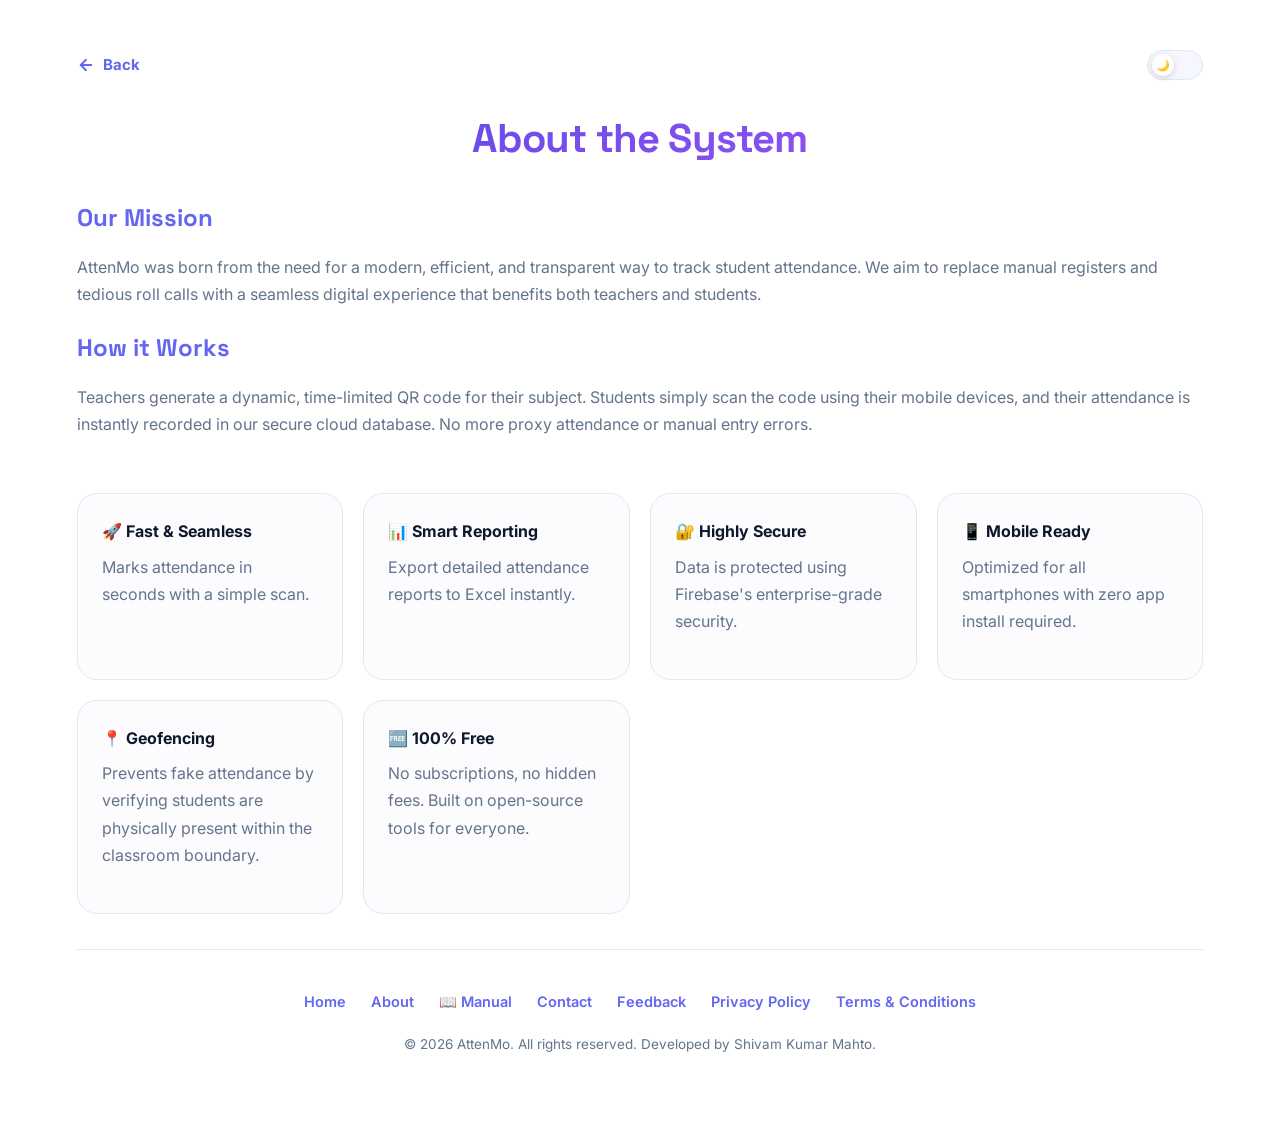
<file: public/about.html>
<!DOCTYPE html>
<html lang="en">

<head>
    <meta charset="UTF-8">
    <meta name="viewport" content="width=device-width, initial-scale=1.0">
    <meta name="description"
        content="About AttenMo — a modern QR-based attendance system with geofencing, real-time tracking, and smart reporting built for colleges.">
    <title>About | AttenMo</title>
    <!-- Open Graph -->
    <meta property="og:type" content="website">
    <meta property="og:title" content="About | AttenMo">
    <meta property="og:description"
        content="Learn about AttenMo — a modern QR-based attendance system built for colleges.">
    <meta property="og:image" content="https://attenmo.web.app/icon-512.png">
    <meta property="og:url" content="https://attenmo.web.app/about.html">
    <meta name="twitter:card" content="summary">
    <meta name="twitter:title" content="About | AttenMo">
    <meta name="twitter:image" content="https://attenmo.web.app/icon-512.png">
    <link rel="icon" type="image/webp" href="logo.webp">
    <link rel="stylesheet" href="assets/css/subpages.css">
    <script src="assets/js/theme.js" defer></script>
</head>

<body>
    <script>
        (function () {
            var pref = localStorage.getItem('themePreference');
            var isDark = false;
            if (pref === 'dark') {
                isDark = true;
            } else if (pref === 'light') {
                isDark = false;
            } else if (pref === 'default') {
                isDark = window.matchMedia && window.matchMedia('(prefers-color-scheme: dark)').matches;
            } else {
                // Migration path from legacy darkMode key
                var saved = localStorage.getItem('darkMode');
                if (saved !== null) {
                    isDark = saved === 'true';
                    localStorage.setItem('themePreference', isDark ? 'dark' : 'light');
                } else {
                    isDark = window.matchMedia && window.matchMedia('(prefers-color-scheme: dark)').matches;
                    localStorage.setItem('themePreference', 'default');
                }
            }
            if (isDark) {
                document.body.classList.add('dark-mode');
            } else {
                document.body.classList.remove('dark-mode');
            }
        })();
    </script>
    <div class="container">
        <div class="subpage-header">
            <a href="#" class="back-home" onclick="goBack(); return false;">
                <svg width="18" height="18" viewBox="0 0 24 24" fill="none" stroke="currentColor" stroke-width="2.5"
                    stroke-linecap="round" stroke-linejoin="round">
                    <line x1="19" y1="12" x2="5" y2="12" />
                    <polyline points="12 19 5 12 12 5" />
                </svg>
                Back
            </a>
            <button id="theme-toggle-btn" onclick="toggleDarkMode()" aria-label="Toggle Dark Mode"></button>
        </div>

        <h1>About the System</h1>

        <div class="content-section">
            <h2>Our Mission</h2>
            <p>AttenMo was born from the need for a modern, efficient, and transparent way to track student attendance.
                We aim to replace manual registers and tedious roll calls with a seamless digital experience that
                benefits both teachers and students.</p>
        </div>

        <div class="content-section">
            <h2>How it Works</h2>
            <p>Teachers generate a dynamic, time-limited QR code for their subject. Students simply scan the code using
                their mobile devices, and their attendance is instantly recorded in our secure cloud database. No more
                proxy attendance or manual entry errors.</p>
        </div>

        <div class="feature-grid">
            <div class="feature-item">
                <div class="feature-title">🚀 Fast &amp; Seamless</div>
                <p>Marks attendance in seconds with a simple scan.</p>
            </div>
            <div class="feature-item">
                <div class="feature-title">📊 Smart Reporting</div>
                <p>Export detailed attendance reports to Excel instantly.</p>
            </div>
            <div class="feature-item">
                <div class="feature-title">🔐 Highly Secure</div>
                <p>Data is protected using Firebase's enterprise-grade security.</p>
            </div>
            <div class="feature-item">
                <div class="feature-title">📱 Mobile Ready</div>
                <p>Optimized for all smartphones with zero app install required.</p>
            </div>
            <div class="feature-item">
                <div class="feature-title">📍 Geofencing</div>
                <p>Prevents fake attendance by verifying students are physically present within the classroom boundary.
                </p>
            </div>
            <div class="feature-item">
                <div class="feature-title">🆓 100% Free</div>
                <p>No subscriptions, no hidden fees. Built on open-source tools for everyone.</p>
            </div>
        </div>

        <footer>
            <div class="footer-links">
                <a href="index.html">Home</a>
                <a href="about.html" class="active">About</a>
                <a href="manual.html" target="_blank">📖 Manual</a>
                <a href="contact.html">Contact</a>
                <a href="feedback.html">Feedback</a>
                <a href="privacy-policy.html">Privacy Policy</a>
                <a href="terms.html">Terms &amp; Conditions</a>
            </div>
            <p class="footer-copyright">&copy; 2026 AttenMo. All rights reserved. Developed by Shivam Kumar Mahto.</p>
        </footer>
    </div>
    <script>
        function goBack() {
            var ref = document.referrer;
            if (ref && ref.includes('app.html')) {
                window.location.href = 'app.html';
            } else if (ref && ref !== window.location.href) {
                window.history.back();
            } else {
                window.location.href = 'index.html';
            }
        }
    </script>
</body>

</html>
</file>
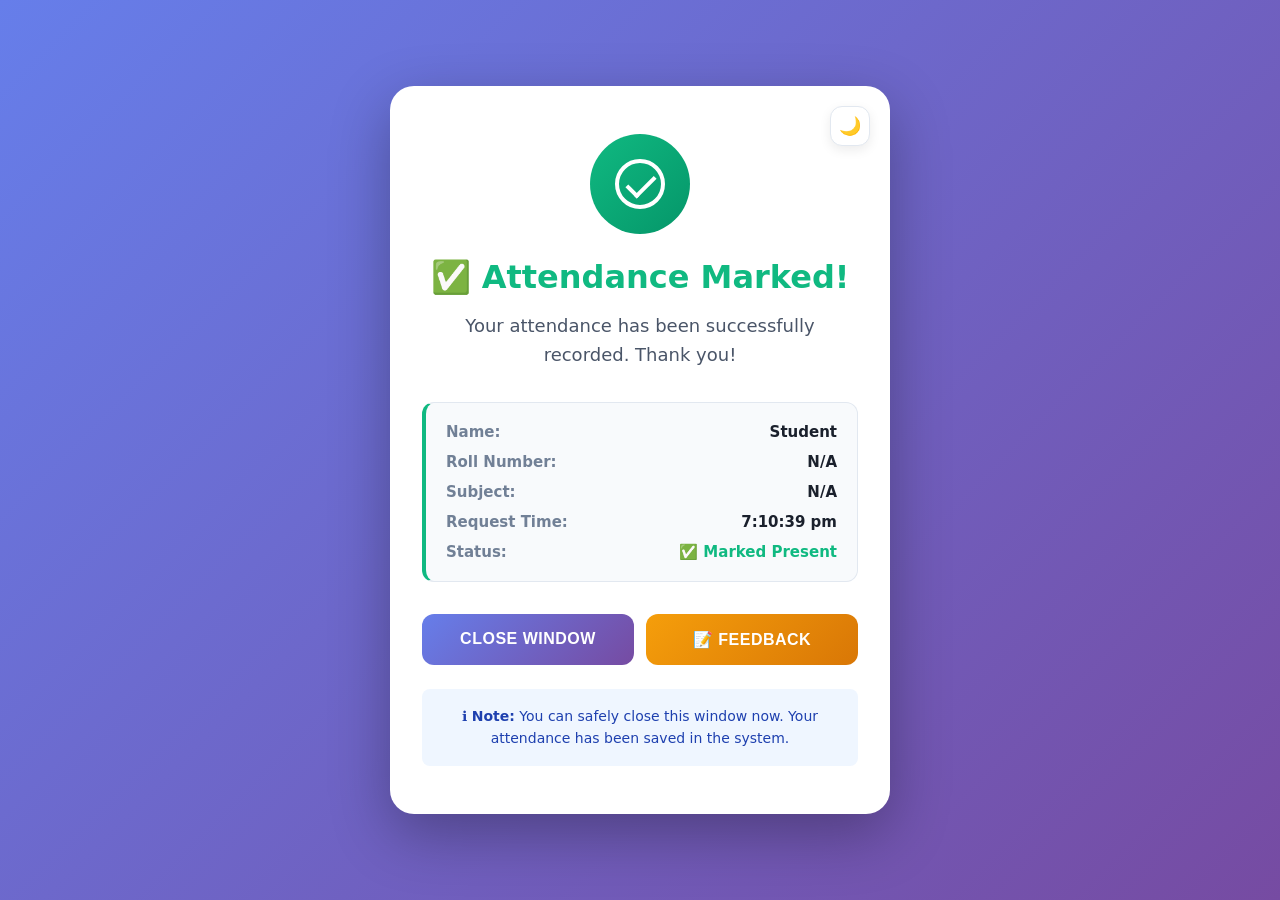
<file: public/attendance-success.html>
<!DOCTYPE html>
<html lang="en">
<head>
    <meta charset="UTF-8">
    <meta name="viewport" content="width=device-width, initial-scale=1.0">
    <meta name="description" content="Your AttenMo attendance submission status — instant confirmation of QR scan, pending approvals, and location verification.">
    <title>Attendance Status | AttenMo</title>
    <link rel="icon" type="image/webp" href="logo.webp">
    <script src="assets/js/theme.js" defer></script>
    <style>
        :root {
            --bg-gradient: linear-gradient(135deg, #667eea 0%, #764ba2 100%);
            --card-bg: white;
            --text-color: #1a202c;
            --text-muted: #4a5568;
            --student-info-bg: #f8fafc;
            --student-info-warning-bg: #fef3c7;
            --student-info-warning-text: #92400e;
            --border-color: #e2e8f0;
            --note-bg: #eff6ff;
            --note-text: #1e40af;
            --note-warning-bg: #fef3c7;
            --note-warning-text: #92400e;
            --info-label: #718096;
            --info-value: #1a202c;
        }

        body.dark-mode {
            --bg-gradient: linear-gradient(135deg, #1e1b4b 0%, #0f172a 100%);
            --card-bg: #1e293b;
            --text-color: #f8fafc;
            --text-muted: #94a3b8;
            --student-info-bg: #0f172a;
            --student-info-warning-bg: rgba(245, 158, 11, 0.15);
            --student-info-warning-text: #f59e0b;
            --border-color: #334155;
            --note-bg: rgba(99, 102, 241, 0.08);
            --note-text: #818cf8;
            --note-warning-bg: rgba(245, 158, 11, 0.15);
            --note-warning-text: #f59e0b;
            --info-label: #94a3b8;
            --info-value: #f8fafc;
        }

        * { margin: 0; padding: 0; box-sizing: border-box; }
        body {
            font-family: -apple-system, BlinkMacSystemFont, 'Segoe UI', system-ui, sans-serif;
            background: var(--bg-gradient);
            color: var(--text-color);
            min-height: 100vh;
            display: flex;
            align-items: center;
            justify-content: center;
            padding: 20px;
            transition: background 0.3s ease, color 0.3s ease;
        }
        .success-container {
            max-width: 500px;
            width: 100%;
            background: var(--card-bg);
            border-radius: 24px;
            padding: 48px 32px;
            text-align: center;
            box-shadow: 0 20px 60px rgba(0, 0, 0, 0.3);
            animation: slideUp 0.5s ease-out;
            position: relative;
            transition: background-color 0.3s ease;
        }
        @keyframes slideUp {
            from {
                opacity: 0;
                transform: translateY(30px);
            }
            to {
                opacity: 1;
                transform: translateY(0);
            }
        }
        .success-icon {
            width: 100px;
            height: 100px;
            background: linear-gradient(135deg, #10b981 0%, #059669 100%);
            border-radius: 50%;
            display: flex;
            align-items: center;
            justify-content: center;
            margin: 0 auto 24px;
            animation: scaleIn 0.5s ease-out 0.2s both;
        }
        .warning-icon {
            background: linear-gradient(135deg, #f59e0b 0%, #d97706 100%);
        }
        @keyframes scaleIn {
            from {
                transform: scale(0);
            }
            to {
                transform: scale(1);
            }
        }
        .checkmark {
            width: 50px;
            height: 50px;
            border: 4px solid white;
            border-radius: 50%;
            position: relative;
        }
        .checkmark:after {
            content: '';
            position: absolute;
            left: 14px;
            top: 6px;
            width: 12px;
            height: 24px;
            border: solid white;
            border-width: 0 4px 4px 0;
            transform: rotate(45deg);
        }
        .clock-icon {
            font-size: 50px;
            color: white;
        }
        h1 {
            font-size: 32px;
            font-weight: 800;
            color: #10b981;
            margin-bottom: 16px;
            animation: fadeIn 0.5s ease-out 0.4s both;
        }
        h1.warning-title {
            color: #f59e0b;
        }
        @keyframes fadeIn {
            from { opacity: 0; }
            to { opacity: 1; }
        }
        .success-message {
            font-size: 18px;
            color: var(--text-muted);
            margin-bottom: 32px;
            line-height: 1.6;
            animation: fadeIn 0.5s ease-out 0.6s both;
        }
        .student-info {
            background: var(--student-info-bg);
            padding: 20px;
            border-radius: 12px;
            margin-bottom: 32px;
            border-left: 4px solid #10b981;
            border-top: 1px solid var(--border-color);
            border-right: 1px solid var(--border-color);
            border-bottom: 1px solid var(--border-color);
            animation: fadeIn 0.5s ease-out 0.8s both;
            transition: background-color 0.3s ease, border-color 0.3s ease;
        }
        .student-info.warning-info {
            border-left-color: #f59e0b;
            background: var(--student-info-warning-bg);
            color: var(--student-info-warning-text);
        }
        .student-info.warning-info .info-label {
            color: var(--student-info-warning-text);
            opacity: 0.8;
        }
        .student-info.warning-info .info-value {
            color: var(--student-info-warning-text);
        }
        .info-row {
            display: flex;
            justify-content: space-between;
            margin-bottom: 12px;
            font-size: 15px;
        }
        .info-row:last-child {
            margin-bottom: 0;
        }
        .info-label {
            color: var(--info-label);
            font-weight: 600;
        }
        .info-value {
            color: var(--info-value);
            font-weight: 700;
        }
        .info-value.late {
            color: #dc2626;
        }
        body.dark-mode .info-value.late {
            color: #f87171;
        }
        .button-group {
            display: flex;
            gap: 12px;
            margin-bottom: 24px;
            animation: fadeIn 0.5s ease-out 1s both;
        }
        .close-btn, .feedback-btn {
            flex: 1;
            padding: 16px;
            border: none;
            border-radius: 12px;
            font-size: 16px;
            font-weight: 700;
            cursor: pointer;
            transition: all 0.3s;
            text-transform: uppercase;
            letter-spacing: 0.5px;
        }
        .close-btn {
            background: linear-gradient(135deg, #667eea 0%, #764ba2 100%);
            color: white;
        }
        .close-btn:hover {
            transform: translateY(-2px);
            box-shadow: 0 8px 20px rgba(102, 126, 234, 0.4);
        }
        .feedback-btn {
            background: linear-gradient(135deg, #f59e0b 0%, #d97706 100%);
            color: white;
        }
        .feedback-btn:hover {
            transform: translateY(-2px);
            box-shadow: 0 8px 20px rgba(245, 158, 11, 0.4);
        }
        .note {
            margin-top: 0;
            padding: 16px;
            background: var(--note-bg);
            border-radius: 8px;
            color: var(--note-text);
            font-size: 14px;
            line-height: 1.6;
            animation: fadeIn 0.5s ease-out 1.2s both;
        }
        .note.warning-note {
            background: var(--note-warning-bg);
            color: var(--note-warning-text);
        }
        .late-badge {
            display: inline-block;
            background: #fee2e2;
            color: #991b1b;
            padding: 8px 16px;
            border-radius: 20px;
            font-size: 14px;
            font-weight: 700;
            margin-bottom: 16px;
            animation: fadeIn 0.5s ease-out 0.5s both;
        }
        body.dark-mode .late-badge {
            background: rgba(239, 68, 68, 0.2);
            color: #f87171;
        }
        .theme-btn {
            background: var(--card-bg);
            border: 1px solid var(--border-color);
            color: var(--text-color);
            width: 40px;
            height: 40px;
            border-radius: 12px;
            font-size: 18px;
            cursor: pointer;
            display: flex;
            align-items: center;
            justify-content: center;
            box-shadow: 0 4px 12px rgba(0, 0, 0, 0.08);
            transition: all 0.2s ease;
            position: absolute;
            top: 20px;
            right: 20px;
            z-index: 10;
        }
        .theme-btn:hover {
            transform: translateY(-2px);
            box-shadow: 0 6px 16px rgba(0, 0, 0, 0.12);
        }
        @media (max-width: 768px) {
            .success-container { padding: 48px 24px 32px; }
            h1 { font-size: 24px; }
            .success-message { font-size: 16px; }
            .button-group {
                flex-direction: column;
            }
        }
    </style>
</head>
<body>
    <script>
        (function () {
            var pref = localStorage.getItem('themePreference');
            var isDark = false;
            if (pref === 'dark') {
                isDark = true;
            } else if (pref === 'light') {
                isDark = false;
            } else if (pref === 'default') {
                isDark = window.matchMedia && window.matchMedia('(prefers-color-scheme: dark)').matches;
            } else {
                var saved = localStorage.getItem('darkMode');
                if (saved !== null) {
                    isDark = saved === 'true';
                    localStorage.setItem('themePreference', isDark ? 'dark' : 'light');
                } else {
                    isDark = window.matchMedia && window.matchMedia('(prefers-color-scheme: dark)').matches;
                    localStorage.setItem('themePreference', 'default');
                }
            }
            if (isDark) {
                document.body.classList.add('dark-mode');
            } else {
                document.body.classList.remove('dark-mode');
            }
        })();
    </script>
    <div class="success-container">
        <button id="theme-toggle-btn" class="theme-btn" onclick="toggleDarkMode()" aria-label="Toggle theme">🌙</button>
        <div class="success-icon" id="status-icon">
            <div class="checkmark"></div>
        </div>
        
        <div id="late-badge-container"></div>
        
        <h1 id="status-title">✅ Attendance Marked!</h1>
        
        <p class="success-message" id="status-message">
            Your attendance has been successfully recorded. Thank you!
        </p>
        
        <div class="student-info" id="student-details">
            <!-- Details will be populated by JavaScript -->
        </div>
        
        <div class="button-group">
            <button class="close-btn" onclick="closeWindow()">Close Window</button>
            <button class="feedback-btn" onclick="openFeedback()">📝 Feedback</button>
        </div>
        
        <div id="tracker-btn-container" style="margin-bottom: 24px; display: none;">
            <a id="tracker-link" href="#" style="text-decoration: none; width: 100%;">
                <button style="width: 100%; padding: 16px; border: none; border-radius: 12px; font-size: 16px; font-weight: 700; cursor: pointer; transition: all 0.3s; background: linear-gradient(135deg, #3b82f6 0%, #2563eb 100%); color: white; text-transform: uppercase; letter-spacing: 0.5px;">📊 View Full Attendance</button>
            </a>
        </div>
        
        <div class="note" id="status-note">
            ℹ️ <strong>Note:</strong> You can safely close this window now. Your attendance has been saved in the system.
        </div>
    </div>

    <script>
        // Get data from URL parameters
        const urlParams = new URLSearchParams(window.location.search);
        const studentName = urlParams.get('name') || 'Student';
        const rollNo = urlParams.get('roll') || 'N/A';
        const subject = urlParams.get('subject') || 'N/A';
        const time = urlParams.get('time') || new Date().toLocaleTimeString('en-IN');
        const isLate = urlParams.get('late') === 'true';
        const lateMinutes = urlParams.get('lateBy') || '0';
        const isAlreadyMarked = urlParams.get('alreadyMarked') === 'true';
        const isVerified = urlParams.get('verified') === 'true';

        const isOutOfRange = urlParams.get('outOfRange') === 'true';
        const distance = urlParams.get('distance') || '0';
        const gpsDenied = urlParams.get('gpsDenied') === 'true';

        let isPendingRequest = isLate || isOutOfRange || gpsDenied;

        // Update UI based on status
        if (isVerified) {
            document.getElementById('status-icon').className = 'success-icon';
            document.getElementById('status-icon').innerHTML = '<div class="checkmark"></div>';

            document.getElementById('status-title').textContent = '🛡️ Profile Verified!';
            document.getElementById('status-title').className = '';
            document.getElementById('status-title').style.color = '#10b981';

            document.getElementById('status-message').innerHTML =
                `Hi <strong>${studentName}</strong>!<br>Your profile has been successfully verified for this round.`;

            document.getElementById('status-note').innerHTML =
                `ℹ️ <strong>Note:</strong> You can safely close this window now. Your verification is complete.`;

        } else if (isAlreadyMarked) {
            document.getElementById('status-icon').className = 'success-icon warning-icon';
            document.getElementById('status-icon').innerHTML = '<div class="clock-icon">🔔</div>';

            document.getElementById('status-title').textContent = '✅ Already Marked!';
            document.getElementById('status-title').className = '';
            document.getElementById('status-title').style.color = '#f59e0b';

            document.getElementById('status-message').innerHTML =
                `Hi <strong>${studentName}</strong>!<br>Your attendance has already been recorded today.<br>No need to submit again.`;

            document.getElementById('student-details').innerHTML = `
                <div class="info-row">
                    <span class="info-label">Name:</span>
                    <span class="info-value">${studentName}</span>
                </div>
                <div class="info-row">
                    <span class="info-label">Status:</span>
                    <span class="info-value" style="color: #f59e0b;">⚠️ Already Recorded</span>
                </div>
            `;
            document.getElementById('student-details').className = 'student-info warning-info';

            document.getElementById('status-note').innerHTML =
                `ℹ️ <strong>Note:</strong> You can safely close this window. Your attendance is already saved.`;

        } else if (isOutOfRange) {
            document.getElementById('status-icon').className = 'success-icon warning-icon';
            document.getElementById('status-icon').innerHTML = '<div class="clock-icon">📍</div>';
            
            document.getElementById('late-badge-container').innerHTML = 
                `<div class="late-badge" style="background: #fee2e2; color: #991b1b;">⚠️ Out of Range (${distance}m)</div>`;
            
            document.getElementById('status-title').textContent = '📍 Location Mismatch';
            document.getElementById('status-title').className = 'warning-title';
            document.getElementById('status-title').style.color = '#dc2626';
            
            document.getElementById('status-message').innerHTML = 
                `Your current location is <strong>${distance} meters</strong> away from the classroom.<br>Your attendance request has been sent to the CR for manual approval.`;
            
            document.getElementById('student-details').className = 'student-info warning-info';
            document.getElementById('student-details').style.borderLeftColor = '#dc2626';
            
            document.getElementById('status-note').className = 'note warning-note';
            document.getElementById('status-note').innerHTML = 
                `⚠️ <strong>Pending Approval:</strong> Since you were detected outside the classroom range, your attendance requires CR approval. Please inform your CR to approve your request.`;

        } else if (gpsDenied) {
            document.getElementById('status-icon').className = 'success-icon warning-icon';
            document.getElementById('status-icon').innerHTML = '<div class="clock-icon">⚠️</div>';
            
            document.getElementById('late-badge-container').innerHTML = 
                `<div class="late-badge" style="background: #fee2e2; color: #991b1b;">⚠️ GPS Access Denied</div>`;
            
            document.getElementById('status-title').textContent = '⚠️ GPS Permission Required';
            document.getElementById('status-title').className = 'warning-title';
            document.getElementById('status-title').style.color = '#dc2626';
            
            document.getElementById('status-message').innerHTML = 
                `We could not verify your location because GPS permission was denied or unavailable.<br>Your attendance request has been sent to the CR for manual verification.`;
            
            document.getElementById('student-details').className = 'student-info warning-info';
            document.getElementById('student-details').style.borderLeftColor = '#dc2626';
            
            document.getElementById('status-note').className = 'note warning-note';
            document.getElementById('status-note').innerHTML = 
                `⚠️ <strong>Pending Approval:</strong> Your attendance request is pending CR approval because location checks could not be completed. Please ask your CR to verify and approve.`;

        } else if (isLate) {
            // Late attendance - request sent to CR
            document.getElementById('status-icon').className = 'success-icon warning-icon';
            document.getElementById('status-icon').innerHTML = '<div class="clock-icon">⏰</div>';
            
            document.getElementById('late-badge-container').innerHTML = 
                `<div class="late-badge">⚠️ ${lateMinutes} Minutes Late</div>`;
            
            document.getElementById('status-title').textContent = '⏰ Request Sent to CR';
            document.getElementById('status-title').className = 'warning-title';
            
            document.getElementById('status-message').innerHTML = 
                `The QR code expired ${lateMinutes} minutes ago.<br>Your attendance request has been sent to the CR for approval.`;
            
            document.getElementById('student-details').className = 'student-info warning-info';
            
            document.getElementById('status-note').className = 'note warning-note';
            document.getElementById('status-note').innerHTML = 
                `⚠️ <strong>Pending Approval:</strong> Your attendance is pending CR approval. You will be marked present only if the CR approves your request. Check with your CR for status.`;
        }

        // Display student details
        const detailsContainer = document.getElementById('student-details');
        let detailsHTML = `
            <div class="info-row">
                <span class="info-label">Name:</span>
                <span class="info-value">${studentName}</span>
            </div>
            <div class="info-row">
                <span class="info-label">Roll Number:</span>
                <span class="info-value">${rollNo}</span>
            </div>
            <div class="info-row">
                <span class="info-label">Subject:</span>
                <span class="info-value">${subject}</span>
            </div>
            <div class="info-row">
                <span class="info-label">Request Time:</span>
                <span class="info-value">${time}</span>
            </div>
        `;

        if (isPendingRequest) {
            let statusLabel = '⏳ Pending CR Approval';
            if (isLate && isOutOfRange) {
                statusLabel = '⏳ Pending (Late & Out of Range)';
            } else if (isOutOfRange) {
                statusLabel = '⏳ Pending (Location Mismatch)';
            } else if (gpsDenied) {
                statusLabel = '⏳ Pending (GPS Permission Denied)';
            }
            detailsHTML += `
                <div class="info-row">
                    <span class="info-label">Status:</span>
                    <span class="info-value late">${statusLabel}</span>
                </div>
            `;
        } else if (isVerified) {
            detailsHTML += `
                <div class="info-row">
                    <span class="info-label">Status:</span>
                    <span class="info-value" style="color: #10b981;">🛡️ Profile Verified</span>
                </div>
            `;
        } else {
            detailsHTML += `
                <div class="info-row">
                    <span class="info-label">Status:</span>
                    <span class="info-value" style="color: #10b981;">✅ Marked Present</span>
                </div>
            `;
        }

        detailsContainer.innerHTML = detailsHTML;

        function closeWindow() {
            const landingURL = 'index.html?showLanding=1';
            if (window.opener && !window.opener.closed) {
                window.opener.location.href = landingURL;
                window.close();
                return;
            }

            window.location.replace(landingURL);
        }

function openFeedback() {
    window.location.href = 'feedback.html';
}

// Initialize Student tracker link if class parameter is present
const classId = urlParams.get('class');
if (classId) {
    const trackerBtnContainer = document.getElementById('tracker-btn-container');
    const trackerLink = document.getElementById('tracker-link');
    if (trackerBtnContainer && trackerLink) {
        trackerLink.href = `track.html?class=${encodeURIComponent(classId)}&roll=${encodeURIComponent(rollNo)}`;
        trackerBtnContainer.style.display = 'block';
    }
}

    </script>
</body>
</html>
</file>
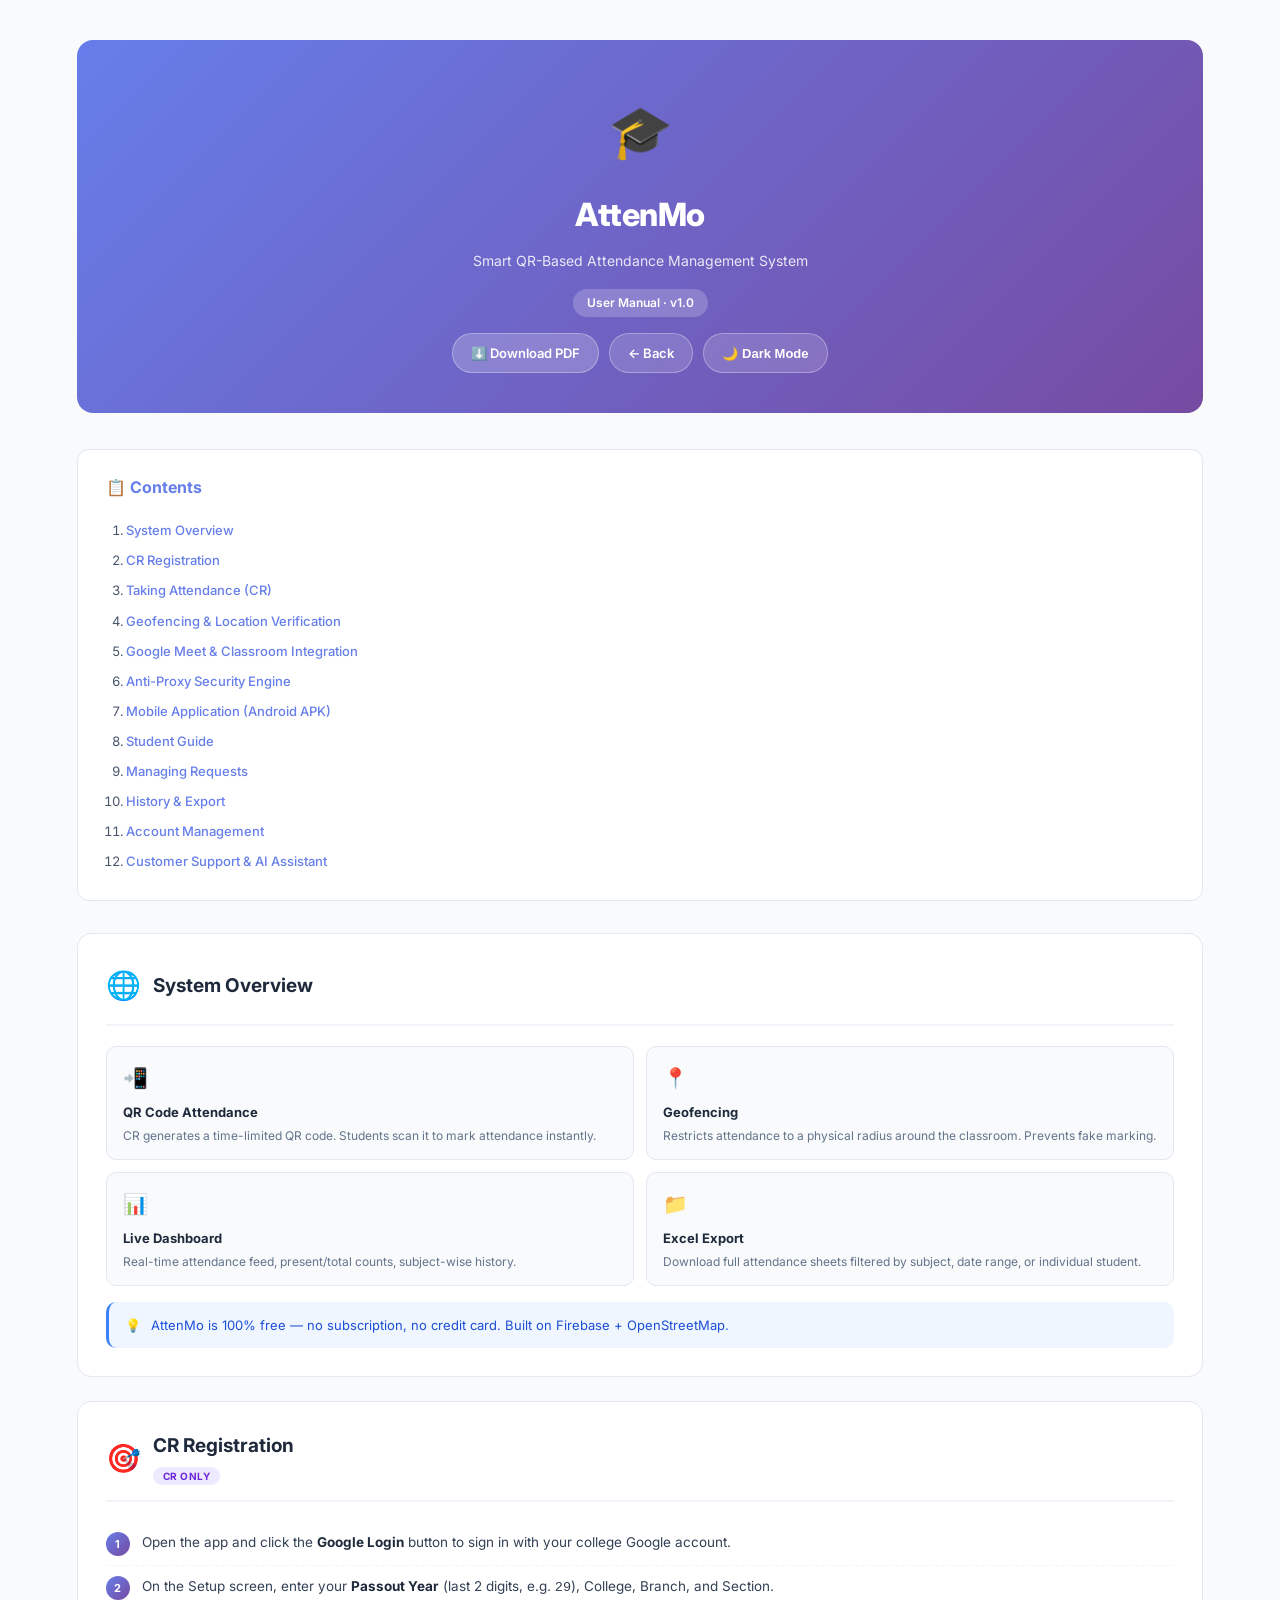
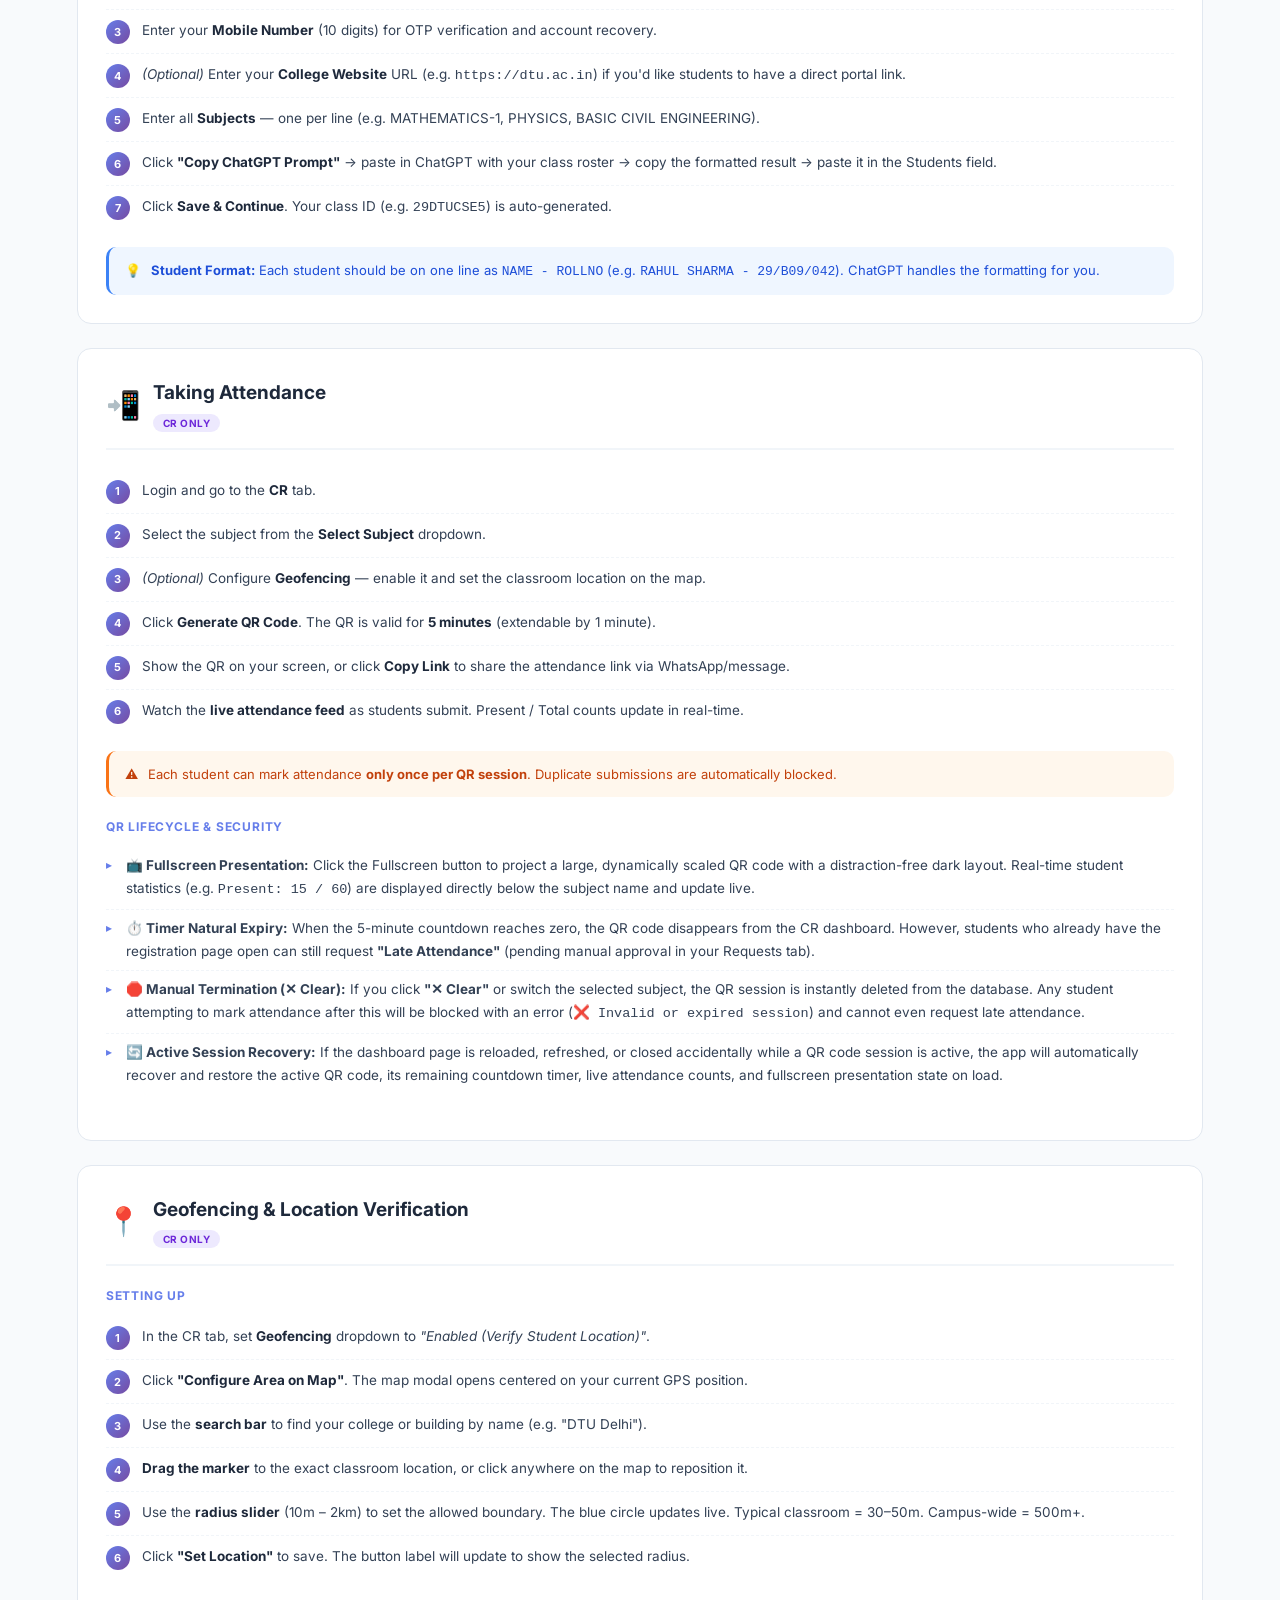
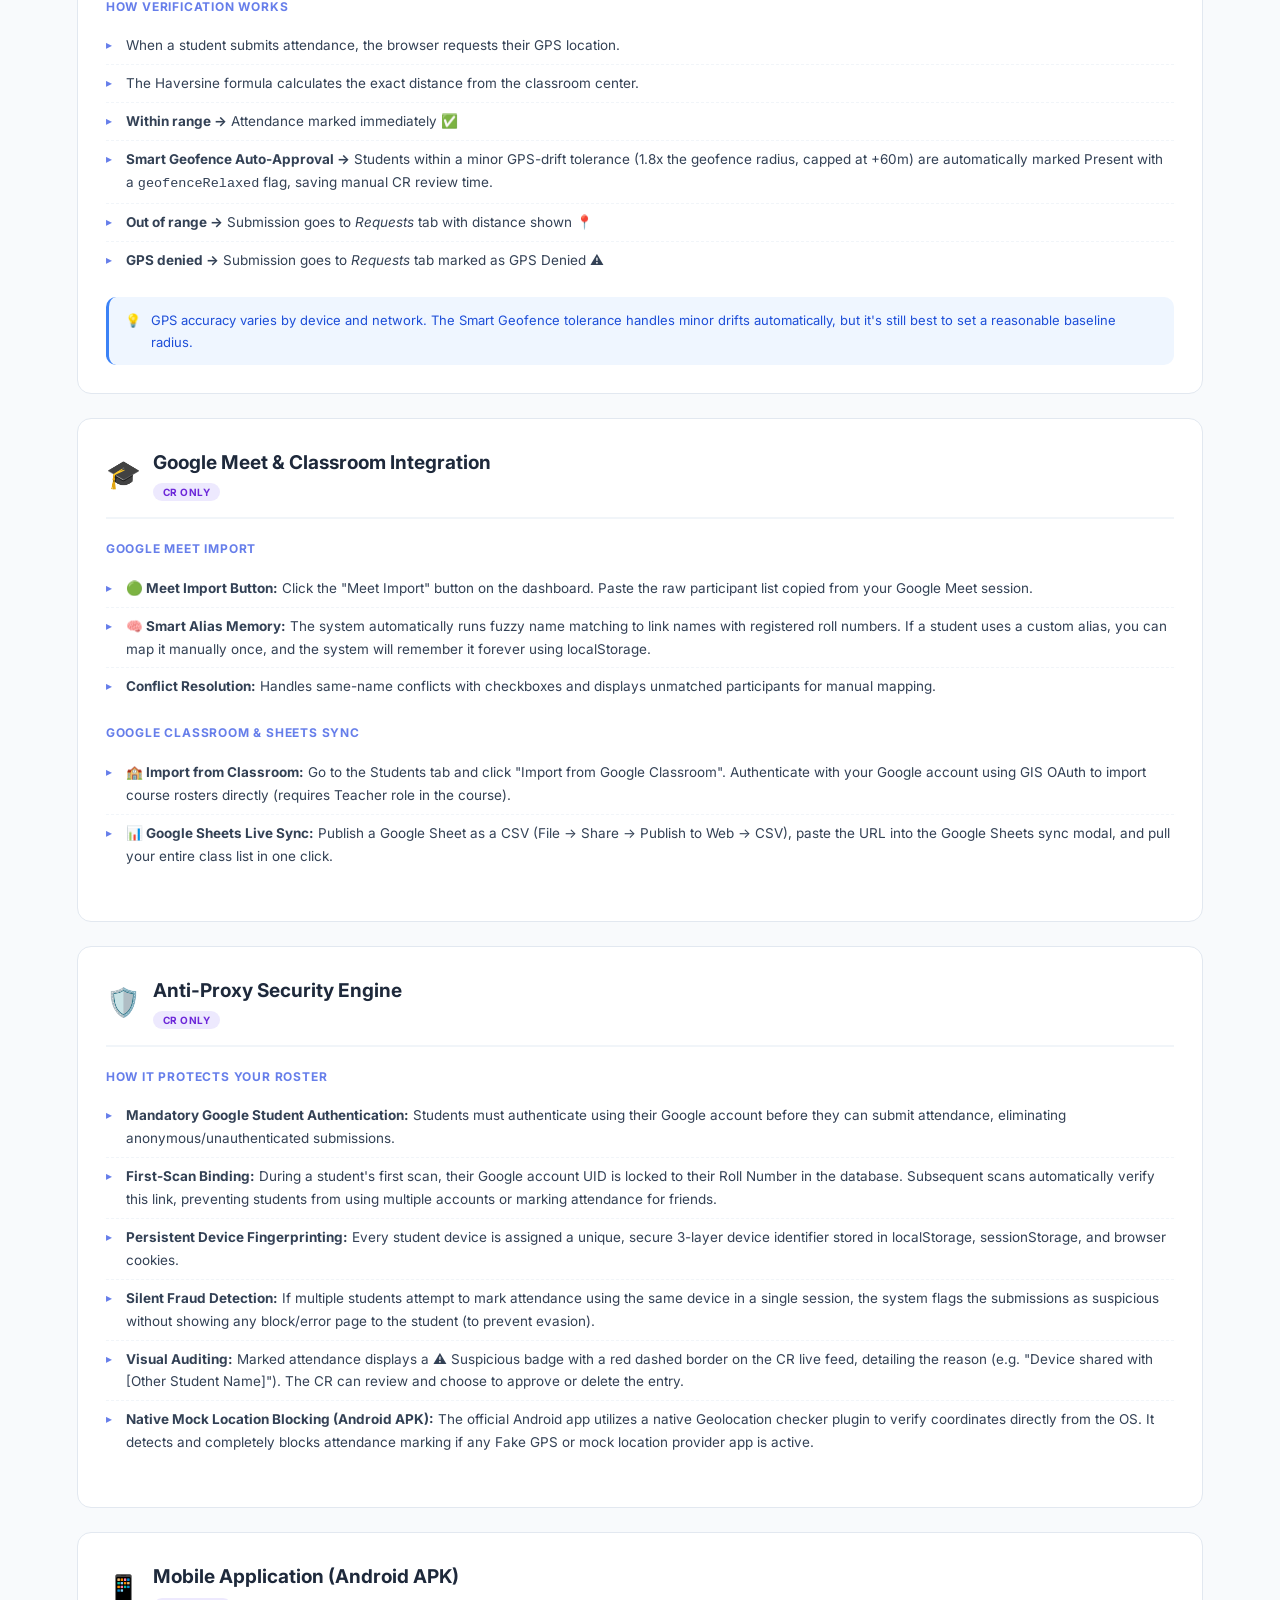
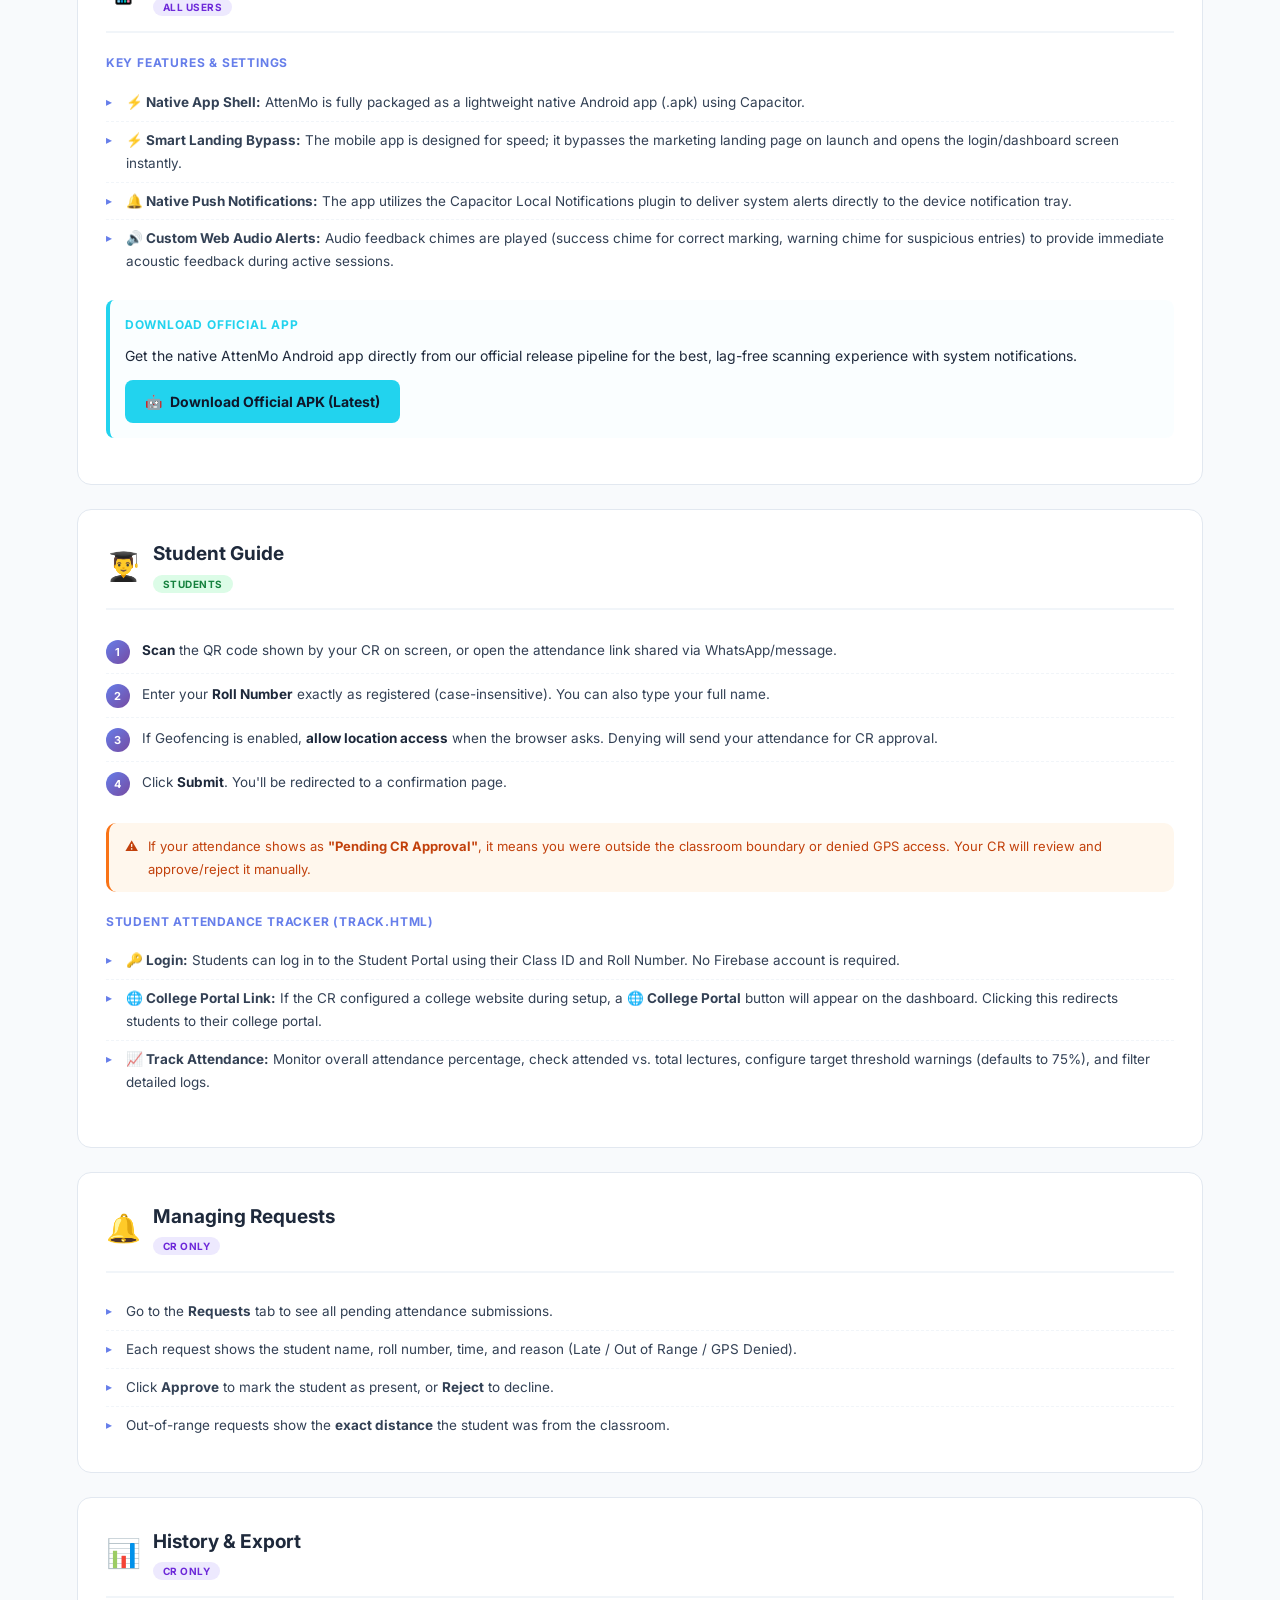
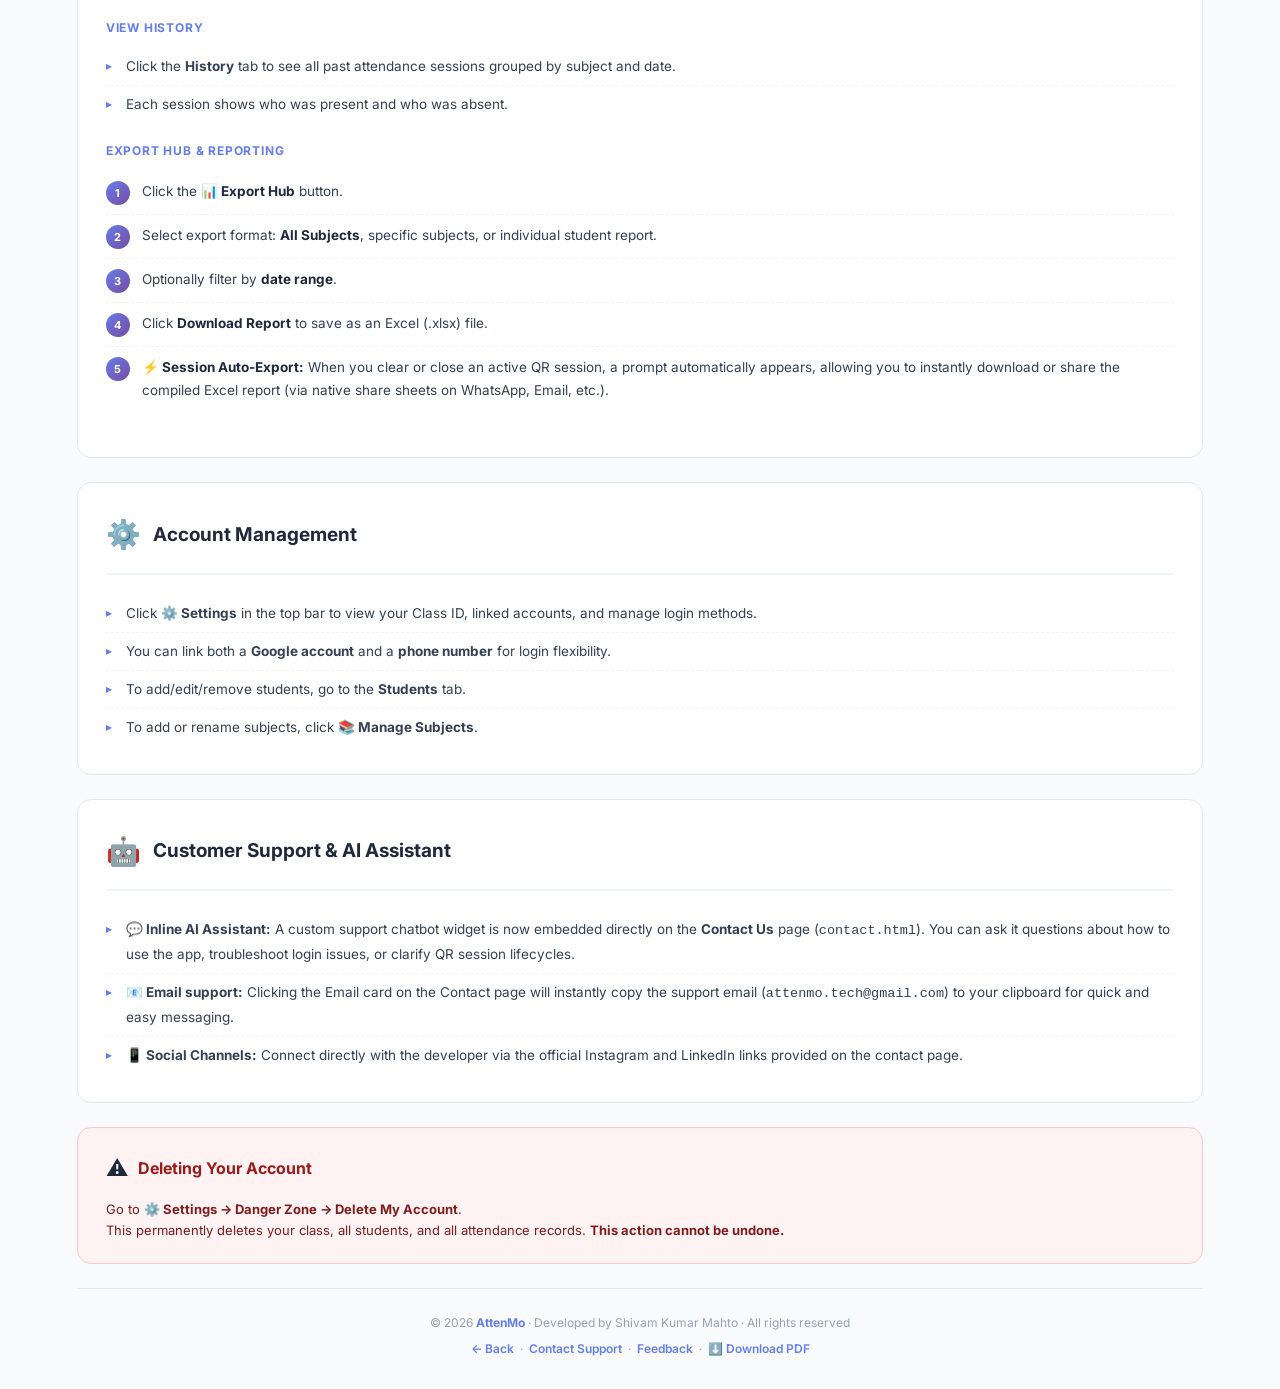
<file: public/manual.html>
<!DOCTYPE html>
<html lang="en">

<head>
    <meta charset="UTF-8">
    <meta name="viewport" content="width=device-width, initial-scale=1.0">
    <title>AttenMo — User Manual</title>
    <link rel="preconnect" href="https://fonts.googleapis.com">
    <link href="https://fonts.googleapis.com/css2?family=Inter:wght@400;500;600;700;800&display=swap" rel="stylesheet">
    <style>
        * {
            margin: 0;
            padding: 0;
            box-sizing: border-box;
        }

        body {
            font-family: 'Inter', sans-serif;
            background: #f8fafc;
            color: #1e293b;
            line-height: 1.7;
            font-size: 14px;
        }

        .page {
            max-width: 100%;
            width: 100%;
            margin: 0;
            padding: 40px 6vw;
        }

        /* ── Cover ── */
        .cover {
            text-align: center;
            padding: 48px 32px 40px;
            background: linear-gradient(135deg, #667eea 0%, #764ba2 100%);
            color: #fff;
            border-radius: 16px;
            margin-bottom: 36px;
        }

        .cover-logo {
            font-size: 52px;
            margin-bottom: 12px;
        }

        .cover h1 {
            font-size: 32px;
            font-weight: 800;
            letter-spacing: -0.5px;
        }

        .cover .subtitle {
            font-size: 14px;
            opacity: 0.85;
            margin-top: 6px;
        }

        .cover .version {
            display: inline-block;
            margin-top: 16px;
            background: rgba(255, 255, 255, 0.2);
            padding: 4px 14px;
            border-radius: 20px;
            font-size: 12px;
            font-weight: 600;
        }

        /* ── TOC ── */
        .toc {
            background: #fff;
            border: 1px solid #e2e8f0;
            border-radius: 12px;
            padding: 24px 28px;
            margin-bottom: 32px;
        }

        .toc h2 {
            font-size: 16px;
            font-weight: 700;
            color: #667eea;
            margin-bottom: 14px;
        }

        .toc ol {
            padding-left: 20px;
        }

        .toc li {
            padding: 4px 0;
            color: #475569;
            font-size: 13px;
        }

        .toc li a {
            color: #667eea;
            text-decoration: none;
            font-weight: 500;
        }

        /* ── Section ── */
        .section {
            background: #fff;
            border: 1px solid #e2e8f0;
            border-radius: 14px;
            padding: 28px;
            margin-bottom: 24px;
        }

        .section-header {
            display: flex;
            align-items: center;
            gap: 12px;
            margin-bottom: 20px;
            padding-bottom: 14px;
            border-bottom: 2px solid #f1f5f9;
        }

        .section-icon {
            font-size: 28px;
        }

        .section-title {
            font-size: 19px;
            font-weight: 700;
            color: #1e293b;
        }

        .section-badge {
            font-size: 10px;
            font-weight: 700;
            padding: 3px 10px;
            border-radius: 20px;
            text-transform: uppercase;
            letter-spacing: 0.5px;
        }

        .badge-cr {
            background: #ede9fe;
            color: #6d28d9;
        }

        .badge-student {
            background: #dcfce7;
            color: #15803d;
        }

        /* ── Steps ── */
        .steps-group {
            margin-bottom: 18px;
        }

        .steps-label {
            font-size: 12px;
            font-weight: 700;
            text-transform: uppercase;
            letter-spacing: 0.8px;
            color: #667eea;
            margin-bottom: 10px;
        }

        .step {
            display: flex;
            align-items: flex-start;
            gap: 12px;
            padding: 9px 0;
            border-bottom: 1px dashed #f1f5f9;
        }

        .step:last-child {
            border-bottom: none;
        }

        .step-num {
            width: 24px;
            height: 24px;
            background: linear-gradient(135deg, #667eea, #764ba2);
            color: #fff;
            border-radius: 50%;
            font-size: 11px;
            font-weight: 700;
            display: flex;
            align-items: center;
            justify-content: center;
            flex-shrink: 0;
            margin-top: 1px;
        }

        .step-text {
            color: #334155;
            font-size: 13.5px;
        }

        .step-text strong {
            color: #1e293b;
        }

        /* ── Bullet list ── */
        .bullet-list {
            list-style: none;
        }

        .bullet-list li {
            padding: 7px 0 7px 20px;
            color: #334155;
            font-size: 13.5px;
            border-bottom: 1px dashed #f1f5f9;
            position: relative;
        }

        .bullet-list li:last-child {
            border-bottom: none;
        }

        .bullet-list li::before {
            content: "▸";
            color: #667eea;
            font-size: 12px;
            position: absolute;
            left: 0;
            top: 8px;
        }

        /* ── Info / warning boxes ── */
        .info-box {
            display: flex;
            gap: 10px;
            padding: 12px 16px;
            border-radius: 10px;
            font-size: 13px;
            margin-top: 14px;
        }

        .info-box.tip {
            background: #eff6ff;
            border-left: 3px solid #3b82f6;
            color: #1d4ed8;
        }

        .info-box.warning {
            background: #fff7ed;
            border-left: 3px solid #f97316;
            color: #c2410c;
        }

        .info-box.danger {
            background: #fef2f2;
            border-left: 3px solid #ef4444;
            color: #991b1b;
        }

        /* ── Feature grid ── */
        .feature-grid {
            display: grid;
            grid-template-columns: 1fr 1fr;
            gap: 12px;
            margin-top: 4px;
        }

        .feature-card {
            background: #f8fafc;
            border: 1px solid #e2e8f0;
            border-radius: 10px;
            padding: 14px 16px;
        }

        .feature-card .fc-icon {
            font-size: 20px;
            margin-bottom: 6px;
        }

        .feature-card .fc-title {
            font-size: 13px;
            font-weight: 700;
            color: #1e293b;
            margin-bottom: 4px;
        }

        .feature-card .fc-desc {
            font-size: 12px;
            color: #64748b;
            line-height: 1.5;
        }

        /* ── Danger zone ── */
        .danger-zone {
            background: #fef2f2;
            border: 1px solid #fecaca;
            border-radius: 14px;
            padding: 22px 28px;
            margin-bottom: 24px;
        }

        .danger-zone .dz-header {
            display: flex;
            align-items: center;
            gap: 10px;
            margin-bottom: 12px;
        }

        .danger-zone .dz-title {
            font-size: 16px;
            font-weight: 700;
            color: #991b1b;
        }

        .danger-zone p {
            font-size: 13px;
            color: #7f1d1d;
            line-height: 1.6;
        }

        /* ── Footer ── */
        .manual-footer {
            text-align: center;
            padding: 24px 0 0;
            border-top: 1px solid #e2e8f0;
            color: #94a3b8;
            font-size: 12px;
            margin-top: 8px;
        }

        .manual-footer strong {
            color: #667eea;
        }

        /* ── Print styles ── */
        body.dark-mode {
            background: #0f172a;
            color: #f8fafc;
        }

        body.dark-mode .section,
        body.dark-mode .toc {
            background: #1e293b;
            border-color: #334155;
            color: #f8fafc;
        }

        body.dark-mode .section-title {
            color: #f8fafc;
        }

        body.dark-mode .section-header {
            border-bottom-color: #334155;
        }

        body.dark-mode .step-text,
        body.dark-mode .step-text strong {
            color: #e2e8f0;
        }

        body.dark-mode .step {
            border-bottom-color: #1e293b;
        }

        body.dark-mode .feature-card {
            background: #1e293b;
            border-color: #334155;
        }

        body.dark-mode .feature-card .fc-title {
            color: #f8fafc;
        }

        body.dark-mode .bullet-list li {
            color: #e2e8f0;
            border-bottom-color: #334155;
        }

        @media print {
            body {
                background: #fff !important;
                color: #1e293b !important;
                font-size: 12px;
            }

            .page {
                padding: 20px 24px;
            }

            .cover {
                -webkit-print-color-adjust: exact;
                print-color-adjust: exact;
                border-radius: 8px;
            }

            .section-header {
                break-after: avoid;
                page-break-after: avoid;
            }

            .step,
            .bullet-list li {
                break-inside: avoid;
                page-break-inside: avoid;
            }

            .feature-card {
                -webkit-print-color-adjust: exact;
                print-color-adjust: exact;
            }

            .step-num {
                -webkit-print-color-adjust: exact;
                print-color-adjust: exact;
            }

            .no-print {
                display: none !important;
            }
        }
    </style>
    <script src="assets/js/theme.js" defer></script>
</head>

<body>
    <script>
        (function () {
            var pref = localStorage.getItem('themePreference');
            var isDark = false;
            if (pref === 'dark') {
                isDark = true;
            } else if (pref === 'light') {
                isDark = false;
            } else if (pref === 'default') {
                isDark = window.matchMedia && window.matchMedia('(prefers-color-scheme: dark)').matches;
            } else {
                // Migration path from legacy darkMode key
                var saved = localStorage.getItem('darkMode');
                if (saved !== null) {
                    isDark = saved === 'true';
                    localStorage.setItem('themePreference', isDark ? 'dark' : 'light');
                } else {
                    isDark = window.matchMedia && window.matchMedia('(prefers-color-scheme: dark)').matches;
                    localStorage.setItem('themePreference', 'default');
                }
            }
            if (isDark) {
                document.body.classList.add('dark-mode');
            } else {
                document.body.classList.remove('dark-mode');
            }
        })();
    </script>
    <div class="page">

        <!-- Cover -->
        <div class="cover">
            <div class="cover-logo">🎓</div>
            <h1>AttenMo</h1>
            <div class="subtitle">Smart QR-Based Attendance Management System</div>
            <div class="version">User Manual · v1.0</div>
            <div class="no-print"
                style="margin-top: 16px; display: flex; gap: 10px; justify-content: center; flex-wrap: wrap;">
                <a href="QR Attendance System - Complete User Manual.pdf" download
                    style="display: inline-flex; align-items: center; gap: 6px; background: rgba(255,255,255,0.2); color: #fff; text-decoration: none; padding: 8px 18px; border-radius: 20px; font-size: 13px; font-weight: 600; border: 1px solid rgba(255,255,255,0.3);">⬇️
                    Download PDF</a>
                <a href="#" onclick="goBack(); return false;"
                    style="display: inline-flex; align-items: center; gap: 6px; background: rgba(255,255,255,0.15); color: #fff; text-decoration: none; padding: 8px 18px; border-radius: 20px; font-size: 13px; font-weight: 600; border: 1px solid rgba(255,255,255,0.3);">←
                    Back</a>
                <button id="theme-toggle-btn" data-style="text" onclick="toggleDarkMode()"
                    style="display: inline-flex; align-items: center; gap: 6px; background: rgba(255,255,255,0.15); color: #fff; border: 1px solid rgba(255,255,255,0.3); padding: 8px 18px; border-radius: 20px; font-size: 13px; font-weight: 600; cursor: pointer; transition: background 0.2s ease;">🌙
                    Dark Mode</button>
            </div>
        </div>

        <!-- Table of Contents -->
        <div class="toc">
            <h2>📋 Contents</h2>
            <ol>
                <li><a href="#overview">System Overview</a></li>
                <li><a href="#cr-registration">CR Registration</a></li>
                <li><a href="#cr-attendance">Taking Attendance (CR)</a></li>
                <li><a href="#geofencing">Geofencing &amp; Location Verification</a></li>
                <li><a href="#integrations">Google Meet &amp; Classroom Integration</a></li>
                <li><a href="#anti-proxy">Anti-Proxy Security Engine</a></li>
                <li><a href="#mobile-app">Mobile Application (Android APK)</a></li>
                <li><a href="#student-guide">Student Guide</a></li>
                <li><a href="#requests">Managing Requests</a></li>
                <li><a href="#history">History &amp; Export</a></li>
                <li><a href="#account">Account Management</a></li>
                <li><a href="#support">Customer Support &amp; AI Assistant</a></li>
            </ol>
        </div>

        <!-- 1. Overview -->
        <div class="section" id="overview">
            <div class="section-header">
                <span class="section-icon">🌐</span>
                <div>
                    <div class="section-title">System Overview</div>
                </div>
            </div>
            <div class="feature-grid">
                <div class="feature-card">
                    <div class="fc-icon">📲</div>
                    <div class="fc-title">QR Code Attendance</div>
                    <div class="fc-desc">CR generates a time-limited QR code. Students scan it to mark attendance
                        instantly.</div>
                </div>
                <div class="feature-card">
                    <div class="fc-icon">📍</div>
                    <div class="fc-title">Geofencing</div>
                    <div class="fc-desc">Restricts attendance to a physical radius around the classroom. Prevents fake
                        marking.</div>
                </div>
                <div class="feature-card">
                    <div class="fc-icon">📊</div>
                    <div class="fc-title">Live Dashboard</div>
                    <div class="fc-desc">Real-time attendance feed, present/total counts, subject-wise history.</div>
                </div>
                <div class="feature-card">
                    <div class="fc-icon">📁</div>
                    <div class="fc-title">Excel Export</div>
                    <div class="fc-desc">Download full attendance sheets filtered by subject, date range, or individual
                        student.</div>
                </div>
            </div>
            <div class="info-box tip" style="margin-top: 16px;">
                <span>💡</span>
                <span>AttenMo is 100% free — no subscription, no credit card. Built on Firebase + OpenStreetMap.</span>
            </div>
        </div>

        <!-- 2. CR Registration -->
        <div class="section" id="cr-registration">
            <div class="section-header">
                <span class="section-icon">🎯</span>
                <div>
                    <div class="section-title">CR Registration</div>
                    <span class="section-badge badge-cr">CR Only</span>
                </div>
            </div>
            <div class="steps-group">
                <div class="step"><span class="step-num">1</span><span class="step-text">Open the app and click the
                        <strong>Google Login</strong> button to sign in with your college Google account.</span></div>
                <div class="step"><span class="step-num">2</span><span class="step-text">On the Setup screen, enter your
                        <strong>Passout Year</strong> (last 2 digits, e.g. <code>29</code>), College, Branch, and
                        Section.</span></div>
                <div class="step"><span class="step-num">3</span><span class="step-text">Enter your <strong>Mobile
                            Number</strong> (10 digits) for OTP verification and account recovery.</span></div>
                <div class="step"><span class="step-num">4</span><span class="step-text"><em>(Optional)</em> Enter your
                        <strong>College Website</strong> URL (e.g. <code>https://dtu.ac.in</code>) if you'd like
                        students to have a direct portal link.</span></div>
                <div class="step"><span class="step-num">5</span><span class="step-text">Enter all
                        <strong>Subjects</strong> — one per line (e.g. MATHEMATICS-1, PHYSICS, BASIC CIVIL
                        ENGINEERING).</span></div>
                <div class="step"><span class="step-num">6</span><span class="step-text">Click <strong>"Copy ChatGPT
                            Prompt"</strong> → paste in ChatGPT with your class roster → copy the formatted result →
                        paste it in the Students field.</span></div>
                <div class="step"><span class="step-num">7</span><span class="step-text">Click <strong>Save &
                            Continue</strong>. Your class ID (e.g. <code>29DTUCSE5</code>) is auto-generated.</span>
                </div>
            </div>
            <div class="info-box tip">
                <span>💡</span>
                <span><strong>Student Format:</strong> Each student should be on one line as <code>NAME - ROLLNO</code>
                    (e.g. <code>RAHUL SHARMA - 29/B09/042</code>). ChatGPT handles the formatting for you.</span>
            </div>
        </div>

        <!-- 3. Taking Attendance -->
        <div class="section" id="cr-attendance">
            <div class="section-header">
                <span class="section-icon">📲</span>
                <div>
                    <div class="section-title">Taking Attendance</div>
                    <span class="section-badge badge-cr">CR Only</span>
                </div>
            </div>
            <div class="steps-group">
                <div class="step"><span class="step-num">1</span><span class="step-text">Login and go to the
                        <strong>CR</strong> tab.</span></div>
                <div class="step"><span class="step-num">2</span><span class="step-text">Select the subject from the
                        <strong>Select Subject</strong> dropdown.</span></div>
                <div class="step"><span class="step-num">3</span><span class="step-text"><em>(Optional)</em> Configure
                        <strong>Geofencing</strong> — enable it and set the classroom location on the map.</span></div>
                <div class="step"><span class="step-num">4</span><span class="step-text">Click <strong>Generate QR
                            Code</strong>. The QR is valid for <strong>5 minutes</strong> (extendable by 1
                        minute).</span></div>
                <div class="step"><span class="step-num">5</span><span class="step-text">Show the QR on your screen, or
                        click <strong>Copy Link</strong> to share the attendance link via WhatsApp/message.</span></div>
                <div class="step"><span class="step-num">6</span><span class="step-text">Watch the <strong>live
                            attendance feed</strong> as students submit. Present / Total counts update in
                        real-time.</span></div>
            </div>
            <div class="info-box warning">
                <span>⚠️</span>
                <span>Each student can mark attendance <strong>only once per QR session</strong>. Duplicate submissions
                    are automatically blocked.</span>
            </div>

            <div class="steps-group" style="margin-top: 20px;">
                <div class="steps-label">QR Lifecycle & Security</div>
                <ul class="bullet-list">
                    <li><strong>📺 Fullscreen Presentation:</strong> Click the Fullscreen button to project a large,
                        dynamically scaled QR code with a distraction-free dark layout. Real-time student statistics
                        (e.g. <code>Present: 15 / 60</code>) are displayed directly below the subject name and update
                        live.</li>
                    <li><strong>⏱️ Timer Natural Expiry:</strong> When the 5-minute countdown reaches zero, the QR code
                        disappears from the CR dashboard. However, students who already have the registration page open
                        can still request <strong>"Late Attendance"</strong> (pending manual approval in your Requests
                        tab).</li>
                    <li><strong>🛑 Manual Termination (✕ Clear):</strong> If you click <strong>"✕ Clear"</strong> or
                        switch the selected subject, the QR session is instantly deleted from the database. Any student
                        attempting to mark attendance after this will be blocked with an error
                        (<code>❌ Invalid or expired session</code>) and cannot even request late attendance.</li>
                    <li><strong>🔄 Active Session Recovery:</strong> If the dashboard page is reloaded, refreshed, or
                        closed accidentally while a QR code session is active, the app will automatically recover and
                        restore the active QR code, its remaining countdown timer, live attendance counts, and
                        fullscreen presentation state on load.</li>
                </ul>
            </div>
        </div>

        <!-- 4. Geofencing -->
        <div class="section" id="geofencing">
            <div class="section-header">
                <span class="section-icon">📍</span>
                <div>
                    <div class="section-title">Geofencing & Location Verification</div>
                    <span class="section-badge badge-cr">CR Only</span>
                </div>
            </div>
            <div class="steps-group">
                <div class="steps-label">Setting Up</div>
                <div class="step"><span class="step-num">1</span><span class="step-text">In the CR tab, set
                        <strong>Geofencing</strong> dropdown to <em>"Enabled (Verify Student Location)"</em>.</span>
                </div>
                <div class="step"><span class="step-num">2</span><span class="step-text">Click <strong>"Configure Area
                            on Map"</strong>. The map modal opens centered on your current GPS position.</span></div>
                <div class="step"><span class="step-num">3</span><span class="step-text">Use the <strong>search
                            bar</strong> to find your college or building by name (e.g. "DTU Delhi").</span></div>
                <div class="step"><span class="step-num">4</span><span class="step-text"><strong>Drag the
                            marker</strong> to the exact classroom location, or click anywhere on the map to reposition
                        it.</span></div>
                <div class="step"><span class="step-num">5</span><span class="step-text">Use the <strong>radius
                            slider</strong> (10m – 2km) to set the allowed boundary. The blue circle updates live.
                        Typical classroom = 30–50m. Campus-wide = 500m+.</span></div>
                <div class="step"><span class="step-num">6</span><span class="step-text">Click <strong>"Set
                            Location"</strong> to save. The button label will update to show the selected radius.</span>
                </div>
            </div>
            <div class="steps-group">
                <div class="steps-label">How Verification Works</div>
                <ul class="bullet-list">
                    <li>When a student submits attendance, the browser requests their GPS location.</li>
                    <li>The Haversine formula calculates the exact distance from the classroom center.</li>
                    <li><strong>Within range →</strong> Attendance marked immediately ✅</li>
                    <li><strong>Smart Geofence Auto-Approval →</strong> Students within a minor GPS-drift tolerance
                        (1.8x the geofence radius, capped at +60m) are automatically marked Present with a
                        <code>geofenceRelaxed</code> flag, saving manual CR review time.</li>
                    <li><strong>Out of range →</strong> Submission goes to <em>Requests</em> tab with distance shown 📍
                    </li>
                    <li><strong>GPS denied →</strong> Submission goes to <em>Requests</em> tab marked as GPS Denied ⚠️
                    </li>
                </ul>
            </div>
            <div class="info-box tip">
                <span>💡</span>
                <span>GPS accuracy varies by device and network. The Smart Geofence tolerance handles minor drifts
                    automatically, but it's still best to set a reasonable baseline radius.</span>
            </div>
        </div>

        <!-- 4.1 Google Meet & Classroom Integration -->
        <div class="section" id="integrations">
            <div class="section-header">
                <span class="section-icon">🎓</span>
                <div>
                    <div class="section-title">Google Meet &amp; Classroom Integration</div>
                    <span class="section-badge badge-cr">CR Only</span>
                </div>
            </div>
            <div class="steps-group">
                <div class="steps-label">Google Meet Import</div>
                <ul class="bullet-list">
                    <li><strong>🟢 Meet Import Button:</strong> Click the "Meet Import" button on the dashboard. Paste
                        the raw participant list copied from your Google Meet session.</li>
                    <li><strong>🧠 Smart Alias Memory:</strong> The system automatically runs fuzzy name matching to
                        link names with registered roll numbers. If a student uses a custom alias, you can map it
                        manually once, and the system will remember it forever using localStorage.</li>
                    <li><strong>Conflict Resolution:</strong> Handles same-name conflicts with checkboxes and displays
                        unmatched participants for manual mapping.</li>
                </ul>
            </div>
            <div class="steps-group">
                <div class="steps-label">Google Classroom &amp; Sheets Sync</div>
                <ul class="bullet-list">
                    <li><strong>🏫 Import from Classroom:</strong> Go to the Students tab and click "Import from Google
                        Classroom". Authenticate with your Google account using GIS OAuth to import course rosters
                        directly (requires Teacher role in the course).</li>
                    <li><strong>📊 Google Sheets Live Sync:</strong> Publish a Google Sheet as a CSV (File → Share →
                        Publish to Web → CSV), paste the URL into the Google Sheets sync modal, and pull your entire
                        class list in one click.</li>
                </ul>
            </div>
        </div>

        <!-- 4.2 Anti-Proxy Security Engine -->
        <div class="section" id="anti-proxy">
            <div class="section-header">
                <span class="section-icon">🛡️</span>
                <div>
                    <div class="section-title">Anti-Proxy Security Engine</div>
                    <span class="section-badge badge-cr">CR Only</span>
                </div>
            </div>
            <div class="steps-group">
                <div class="steps-label">How It Protects Your Roster</div>
                <ul class="bullet-list">
                    <li><strong>Mandatory Google Student Authentication:</strong> Students must authenticate using their
                        Google account before they can submit attendance, eliminating anonymous/unauthenticated
                        submissions.</li>
                    <li><strong>First-Scan Binding:</strong> During a student's first scan, their Google account UID is
                        locked to their Roll Number in the database. Subsequent scans automatically verify this link,
                        preventing students from using multiple accounts or marking attendance for friends.</li>
                    <li><strong>Persistent Device Fingerprinting:</strong> Every student device is assigned a unique,
                        secure 3-layer device identifier stored in localStorage, sessionStorage, and browser cookies.
                    </li>
                    <li><strong>Silent Fraud Detection:</strong> If multiple students attempt to mark attendance using
                        the same device in a single session, the system flags the submissions as suspicious without
                        showing any block/error page to the student (to prevent evasion).</li>
                    <li><strong>Visual Auditing:</strong> Marked attendance displays a ⚠️ Suspicious badge with a red
                        dashed border on the CR live feed, detailing the reason (e.g. "Device shared with [Other Student
                        Name]"). The CR can review and choose to approve or delete the entry.</li>
                    <li><strong>Native Mock Location Blocking (Android APK):</strong> The official Android app utilizes
                        a native Geolocation checker plugin to verify coordinates directly from the OS. It detects and
                        completely blocks attendance marking if any Fake GPS or mock location provider app is active.
                    </li>
                </ul>
            </div>
        </div>

        <!-- 4.3 Mobile App & OS-Level Notifications -->
        <div class="section" id="mobile-app">
            <div class="section-header">
                <span class="section-icon">📱</span>
                <div>
                    <div class="section-title">Mobile Application (Android APK)</div>
                    <span class="section-badge badge-cr">All Users</span>
                </div>
            </div>
            <div class="steps-group">
                <div class="steps-label">Key Features &amp; Settings</div>
                <ul class="bullet-list">
                    <li><strong>⚡ Native App Shell:</strong> AttenMo is fully packaged as a lightweight native Android
                        app (.apk) using Capacitor.</li>
                    <li><strong>⚡ Smart Landing Bypass:</strong> The mobile app is designed for speed; it bypasses the
                        marketing landing page on launch and opens the login/dashboard screen instantly.</li>
                    <li><strong>🔔 Native Push Notifications:</strong> The app utilizes the Capacitor Local
                        Notifications plugin to deliver system alerts directly to the device notification tray.</li>
                    <li><strong>🔊 Custom Web Audio Alerts:</strong> Audio feedback chimes are played (success chime for
                        correct marking, warning chime for suspicious entries) to provide immediate acoustic feedback
                        during active sessions.</li>
                </ul>
                <div class="steps-group"
                    style="margin-top: 20px; border-left-color: #22d3ee; background: rgba(34, 211, 238, 0.02); padding: 15px; border-radius: 8px; border-left-width: 4px; border-left-style: solid;">
                    <div class="steps-label" style="color: #22d3ee; margin-bottom: 8px;">Download Official App</div>
                    <p style="font-size: 14px; margin-bottom: 12px;">Get the native AttenMo Android app directly from
                        our official release pipeline for the best, lag-free scanning experience with system
                        notifications.</p>
                    <a href="https://github.com/shivam238/attendance-system/releases/latest/download/AttenMo.apk"
                        style="display: inline-flex; align-items: center; gap: 8px; background: #22d3ee; color: #0f172a; padding: 10px 20px; border-radius: 8px; font-weight: 700; text-decoration: none; font-size: 14px; transition: transform 0.15s;">
                        <span>🤖</span> Download Official APK (Latest)
                    </a>
                </div>
            </div>
        </div>

        <!-- 5. Student Guide -->
        <div class="section" id="student-guide">
            <div class="section-header">
                <span class="section-icon">👨‍🎓</span>
                <div>
                    <div class="section-title">Student Guide</div>
                    <span class="section-badge badge-student">Students</span>
                </div>
            </div>
            <div class="steps-group">
                <div class="step"><span class="step-num">1</span><span class="step-text"><strong>Scan</strong> the QR
                        code shown by your CR on screen, or open the attendance link shared via WhatsApp/message.</span>
                </div>
                <div class="step"><span class="step-num">2</span><span class="step-text">Enter your <strong>Roll
                            Number</strong> exactly as registered (case-insensitive). You can also type your full
                        name.</span></div>
                <div class="step"><span class="step-num">3</span><span class="step-text">If Geofencing is enabled,
                        <strong>allow location access</strong> when the browser asks. Denying will send your attendance
                        for CR approval.</span></div>
                <div class="step"><span class="step-num">4</span><span class="step-text">Click <strong>Submit</strong>.
                        You'll be redirected to a confirmation page.</span></div>
            </div>
            <div class="info-box warning">
                <span>⚠️</span>
                <span>If your attendance shows as <strong>"Pending CR Approval"</strong>, it means you were outside the
                    classroom boundary or denied GPS access. Your CR will review and approve/reject it manually.</span>
            </div>

            <div class="steps-group" style="margin-top: 20px;">
                <div class="steps-label">Student Attendance Tracker (track.html)</div>
                <ul class="bullet-list">
                    <li><strong>🔑 Login:</strong> Students can log in to the Student Portal using their Class ID and
                        Roll Number. No Firebase account is required.</li>
                    <li><strong>🌐 College Portal Link:</strong> If the CR configured a college website during setup, a
                        <strong>🌐 College Portal</strong> button will appear on the dashboard. Clicking this redirects
                        students to their college portal.</li>
                    <li><strong>📈 Track Attendance:</strong> Monitor overall attendance percentage, check attended vs.
                        total lectures, configure target threshold warnings (defaults to 75%), and filter detailed logs.
                    </li>
                </ul>
            </div>
        </div>

        <!-- 6. Requests -->
        <div class="section" id="requests">
            <div class="section-header">
                <span class="section-icon">🔔</span>
                <div>
                    <div class="section-title">Managing Requests</div>
                    <span class="section-badge badge-cr">CR Only</span>
                </div>
            </div>
            <ul class="bullet-list">
                <li>Go to the <strong>Requests</strong> tab to see all pending attendance submissions.</li>
                <li>Each request shows the student name, roll number, time, and reason (Late / Out of Range / GPS
                    Denied).</li>
                <li>Click <strong>Approve</strong> to mark the student as present, or <strong>Reject</strong> to
                    decline.</li>
                <li>Out-of-range requests show the <strong>exact distance</strong> the student was from the classroom.
                </li>
            </ul>
        </div>

        <!-- 7. History & Export -->
        <div class="section" id="history">
            <div class="section-header">
                <span class="section-icon">📊</span>
                <div>
                    <div class="section-title">History & Export</div>
                    <span class="section-badge badge-cr">CR Only</span>
                </div>
            </div>
            <div class="steps-group">
                <div class="steps-label">View History</div>
                <ul class="bullet-list">
                    <li>Click the <strong>History</strong> tab to see all past attendance sessions grouped by subject
                        and date.</li>
                    <li>Each session shows who was present and who was absent.</li>
                </ul>
            </div>
            <div class="steps-group">
                <div class="steps-label">Export Hub &amp; Reporting</div>
                <div class="step"><span class="step-num">1</span><span class="step-text">Click the <strong>📊 Export
                            Hub</strong> button.</span></div>
                <div class="step"><span class="step-num">2</span><span class="step-text">Select export format:
                        <strong>All Subjects</strong>, specific subjects, or individual student report.</span></div>
                <div class="step"><span class="step-num">3</span><span class="step-text">Optionally filter by
                        <strong>date range</strong>.</span></div>
                <div class="step"><span class="step-num">4</span><span class="step-text">Click <strong>Download
                            Report</strong> to save as an Excel (.xlsx) file.</span></div>
                <div class="step"><span class="step-num">5</span><span class="step-text"><strong>⚡ Session
                            Auto-Export:</strong> When you clear or close an active QR session, a prompt automatically
                        appears, allowing you to instantly download or share the compiled Excel report (via native share
                        sheets on WhatsApp, Email, etc.).</span></div>
            </div>
        </div>

        <!-- 8. Account Management -->
        <div class="section" id="account">
            <div class="section-header">
                <span class="section-icon">⚙️</span>
                <div>
                    <div class="section-title">Account Management</div>
                </div>
            </div>
            <ul class="bullet-list">
                <li>Click <strong>⚙️ Settings</strong> in the top bar to view your Class ID, linked accounts, and manage
                    login methods.</li>
                <li>You can link both a <strong>Google account</strong> and a <strong>phone number</strong> for login
                    flexibility.</li>
                <li>To add/edit/remove students, go to the <strong>Students</strong> tab.</li>
                <li>To add or rename subjects, click <strong>📚 Manage Subjects</strong>.</li>
            </ul>
        </div>

        <!-- 9. Customer Support & AI Assistant -->
        <div class="section" id="support">
            <div class="section-header">
                <span class="section-icon">🤖</span>
                <div>
                    <div class="section-title">Customer Support & AI Assistant</div>
                </div>
            </div>
            <ul class="bullet-list">
                <li><strong>💬 Inline AI Assistant:</strong> A custom support chatbot widget is now embedded directly on
                    the <strong>Contact Us</strong> page (<code>contact.html</code>). You can ask it questions about how
                    to use the app, troubleshoot login issues, or clarify QR session lifecycles.</li>
                <li><strong>📧 Email support:</strong> Clicking the Email card on the Contact page will instantly copy
                    the support email (<code>attenmo.tech@gmail.com</code>) to your clipboard for quick and easy
                    messaging.</li>
                <li><strong>📱 Social Channels:</strong> Connect directly with the developer via the official Instagram
                    and LinkedIn links provided on the contact page.</li>
            </ul>
        </div>

        <!-- Danger Zone -->
        <div class="danger-zone">
            <div class="dz-header">
                <span style="font-size: 22px;">⚠️</span>
                <div class="dz-title">Deleting Your Account</div>
            </div>
            <p>Go to <strong>⚙️ Settings → Danger Zone → Delete My Account</strong>.<br>
                This permanently deletes your class, all students, and all attendance records. <strong>This action
                    cannot be undone.</strong></p>
        </div>

        <!-- Footer -->
        <div class="manual-footer">
            <p>© 2026 <strong>AttenMo</strong> · Developed by Shivam Kumar Mahto · All rights reserved</p>
            <p class="no-print" style="margin-top: 6px;">
                <a href="#" onclick="goBack(); return false;" style="color: #667eea; text-decoration: none; font-weight: 600;">← Back</a>
                &nbsp;·&nbsp;
                <a href="contact.html" style="color: #667eea; text-decoration: none; font-weight: 600;">Contact
                    Support</a>
                &nbsp;·&nbsp;
                <a href="feedback.html" style="color: #667eea; text-decoration: none; font-weight: 600;">Feedback</a>
                &nbsp;·&nbsp;
                <a href="QR Attendance System - Complete User Manual.pdf" download
                    style="color: #667eea; text-decoration: none; font-weight: 600;">⬇️ Download PDF</a>
            </p>
        </div>

    </div>
    <script>
        function goBack() {
            var ref = document.referrer;
            if (ref && ref.includes('app.html')) {
                window.location.href = 'app.html';
            } else if (ref && ref !== window.location.href) {
                window.history.back();
            } else {
                window.location.href = 'index.html';
            }
        }
    </script>
</body>

</html>
</file>
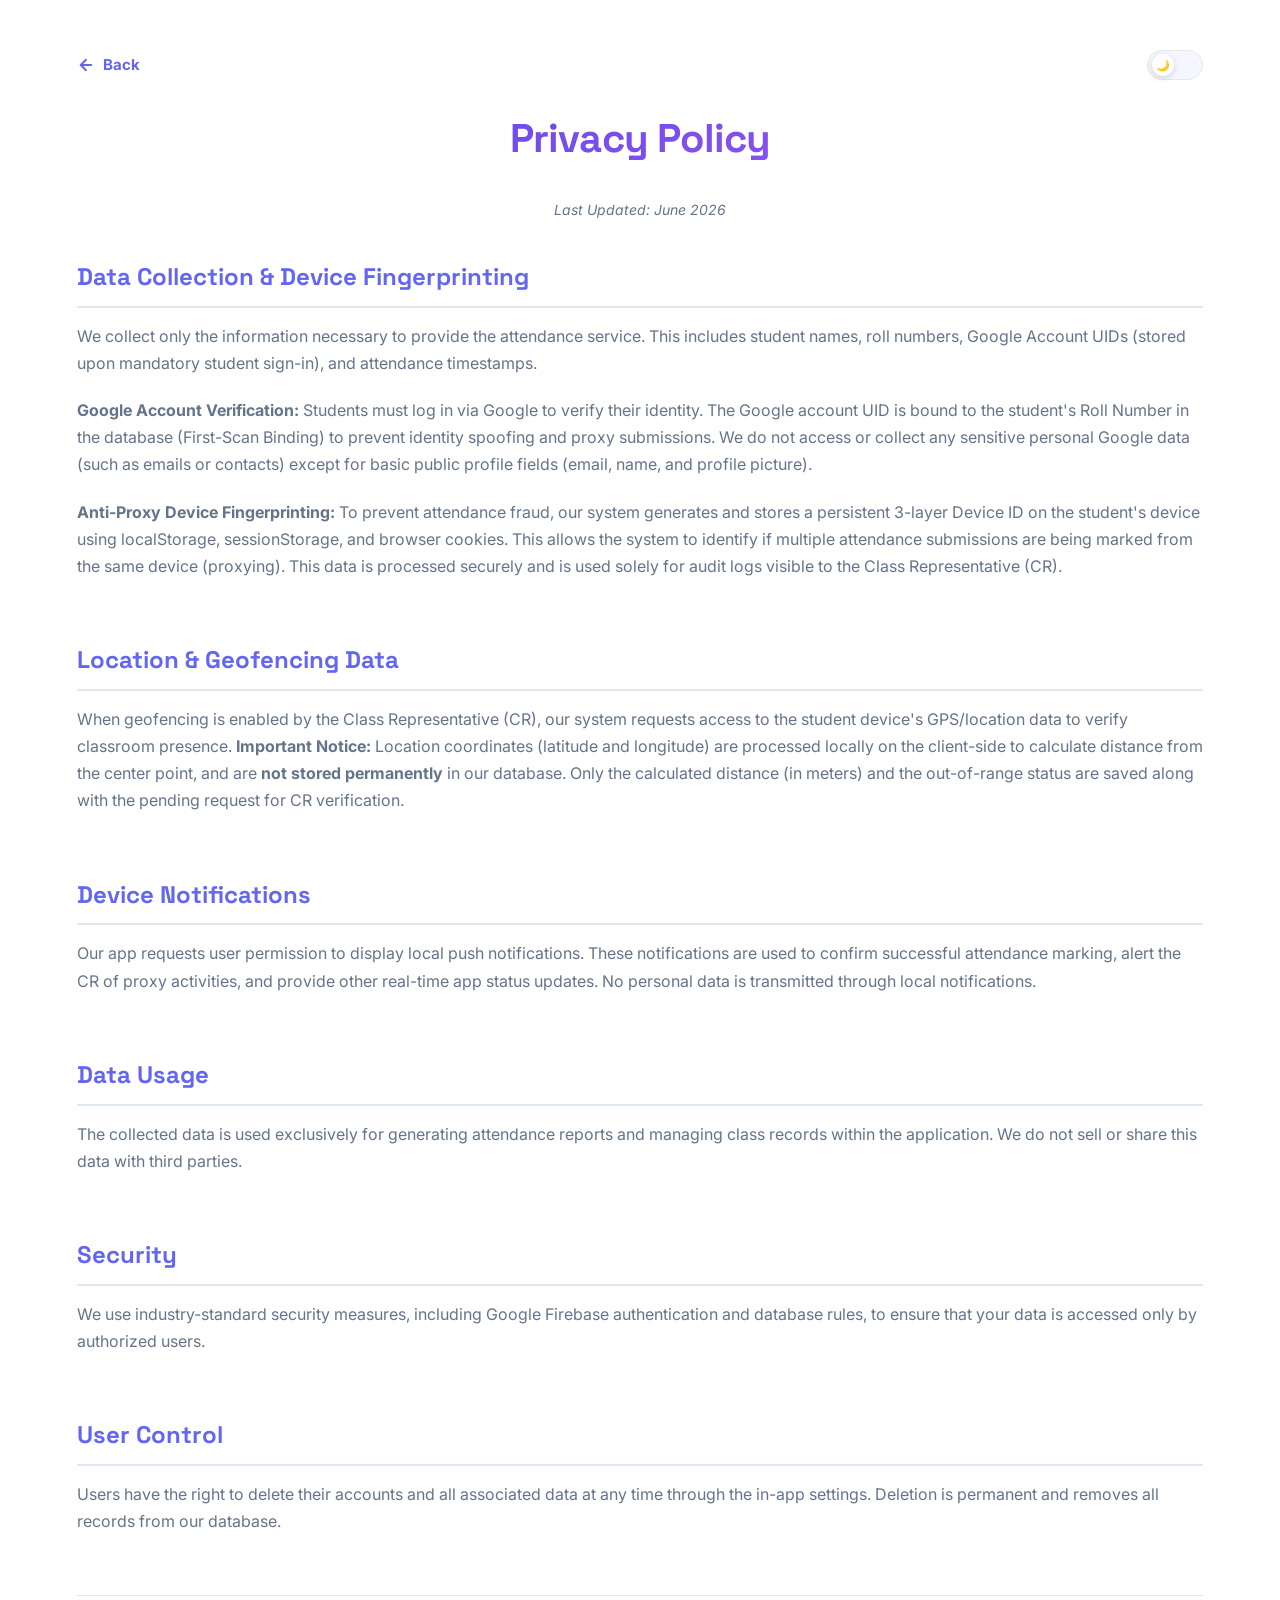
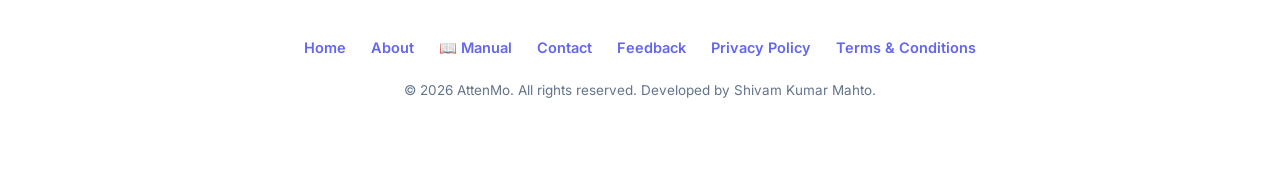
<file: public/privacy-policy.html>
<!DOCTYPE html>
<html lang="en">

<head>
    <meta charset="UTF-8">
    <meta name="viewport" content="width=device-width, initial-scale=1.0">
    <meta name="description"
        content="Privacy Policy for AttenMo — read how we protect your attendance logs, identity binding, and device fingerprinting details.">
    <title>Privacy Policy | AttenMo</title>
    <!-- Open Graph -->
    <meta property="og:type" content="website">
    <meta property="og:title" content="Privacy Policy | AttenMo">
    <meta property="og:description"
        content="Read AttenMo's privacy policy — how we protect your data, attendance logs, and identity.">
    <meta property="og:image" content="https://attenmo.web.app/icon-512.png">
    <meta property="og:url" content="https://attenmo.web.app/privacy-policy.html">
    <meta name="twitter:card" content="summary">
    <meta name="twitter:title" content="Privacy Policy | AttenMo">
    <meta name="twitter:image" content="https://attenmo.web.app/icon-512.png">
    <link rel="icon" type="image/png" href="logo-opt.png">
    <link rel="stylesheet" href="assets/css/subpages.css">
    <script src="assets/js/theme.js" defer></script>
</head>

<body>
    <script>
        (function () {
            var pref = localStorage.getItem('themePreference');
            var isDark = false;
            if (pref === 'dark') {
                isDark = true;
            } else if (pref === 'light') {
                isDark = false;
            } else if (pref === 'default') {
                isDark = window.matchMedia && window.matchMedia('(prefers-color-scheme: dark)').matches;
            } else {
                // Migration path from legacy darkMode key
                var saved = localStorage.getItem('darkMode');
                if (saved !== null) {
                    isDark = saved === 'true';
                    localStorage.setItem('themePreference', isDark ? 'dark' : 'light');
                } else {
                    isDark = window.matchMedia && window.matchMedia('(prefers-color-scheme: dark)').matches;
                    localStorage.setItem('themePreference', 'default');
                }
            }
            if (isDark) {
                document.body.classList.add('dark-mode');
            } else {
                document.body.classList.remove('dark-mode');
            }
        })();
    </script>
    <div class="container">
        <div class="subpage-header">
            <a href="#" class="back-home" onclick="goBack(); return false;">
                <svg width="18" height="18" viewBox="0 0 24 24" fill="none" stroke="currentColor" stroke-width="2.5"
                    stroke-linecap="round" stroke-linejoin="round">
                    <line x1="19" y1="12" x2="5" y2="12" />
                    <polyline points="12 19 5 12 12 5" />
                </svg>
                Back
            </a>
            <button id="theme-toggle-btn" onclick="toggleDarkMode()" aria-label="Toggle Dark Mode"></button>
        </div>

        <h1>Privacy Policy</h1>
        <p class="update-date">Last Updated: June 2026</p>

        <section>
            <h2>Data Collection &amp; Device Fingerprinting</h2>
            <p>We collect only the information necessary to provide the attendance service. This includes student names,
                roll numbers, Google Account UIDs (stored upon mandatory student sign-in), and attendance timestamps.
            </p>
            <p><strong>Google Account Verification:</strong> Students must log in via Google to verify their identity.
                The Google account UID is bound to the student's Roll Number in the database (First-Scan Binding) to
                prevent identity spoofing and proxy submissions. We do not access or collect any sensitive personal
                Google data (such as emails or contacts) except for basic public profile fields (email, name, and
                profile picture).</p>
            <p><strong>Anti-Proxy Device Fingerprinting:</strong> To prevent attendance fraud, our system generates and
                stores a persistent 3-layer Device ID on the student's device using localStorage, sessionStorage, and
                browser cookies. This allows the system to identify if multiple attendance submissions are being marked
                from the same device (proxying). This data is processed securely and is used solely for audit logs
                visible to the Class Representative (CR).</p>
        </section>

        <section>
            <h2>Location &amp; Geofencing Data</h2>
            <p>When geofencing is enabled by the Class Representative (CR), our system requests access to the student
                device's GPS/location data to verify classroom presence.
                <strong>Important Notice:</strong>
                Location coordinates (latitude and longitude) are processed locally on the client-side to calculate
                distance from the center point, and are <strong>not stored permanently</strong> in our database. Only
                the calculated distance (in meters) and the out-of-range status are saved along with the pending request
                for CR verification.
            </p>
        </section>

        <section>
            <h2>Device Notifications</h2>
            <p>Our app requests user permission to display local push notifications. These notifications are used to
                confirm successful attendance marking, alert the CR of proxy activities, and provide other real-time app
                status updates. No personal data is transmitted through local notifications.</p>
        </section>

        <section>
            <h2>Data Usage</h2>
            <p>The collected data is used exclusively for generating attendance reports and managing class records
                within the application. We do not sell or share this data with third parties.</p>
        </section>

        <section>
            <h2>Security</h2>
            <p>We use industry-standard security measures, including Google Firebase authentication and database rules,
                to ensure that your data is accessed only by authorized users.</p>
        </section>

        <section>
            <h2>User Control</h2>
            <p>Users have the right to delete their accounts and all associated data at any time through the in-app
                settings. Deletion is permanent and removes all records from our database.</p>
        </section>

        <footer>
            <div class="footer-links">
                <a href="index.html">Home</a>
                <a href="about.html">About</a>
                <a href="manual.html" target="_blank">📖 Manual</a>
                <a href="contact.html">Contact</a>
                <a href="feedback.html">Feedback</a>
                <a href="privacy-policy.html" class="active">Privacy Policy</a>
                <a href="terms.html">Terms &amp; Conditions</a>
            </div>
            <p class="footer-copyright">&copy; 2026 AttenMo. All rights reserved. Developed by Shivam Kumar Mahto.</p>
        </footer>
    </div>
    <script>
        function goBack() {
            var ref = document.referrer;
            if (ref && ref.includes('app.html')) {
                window.location.href = 'app.html';
            } else if (ref && ref !== window.location.href) {
                window.history.back();
            } else {
                window.location.href = 'index.html';
            }
        }
    </script>
</body>

</html>
</file>
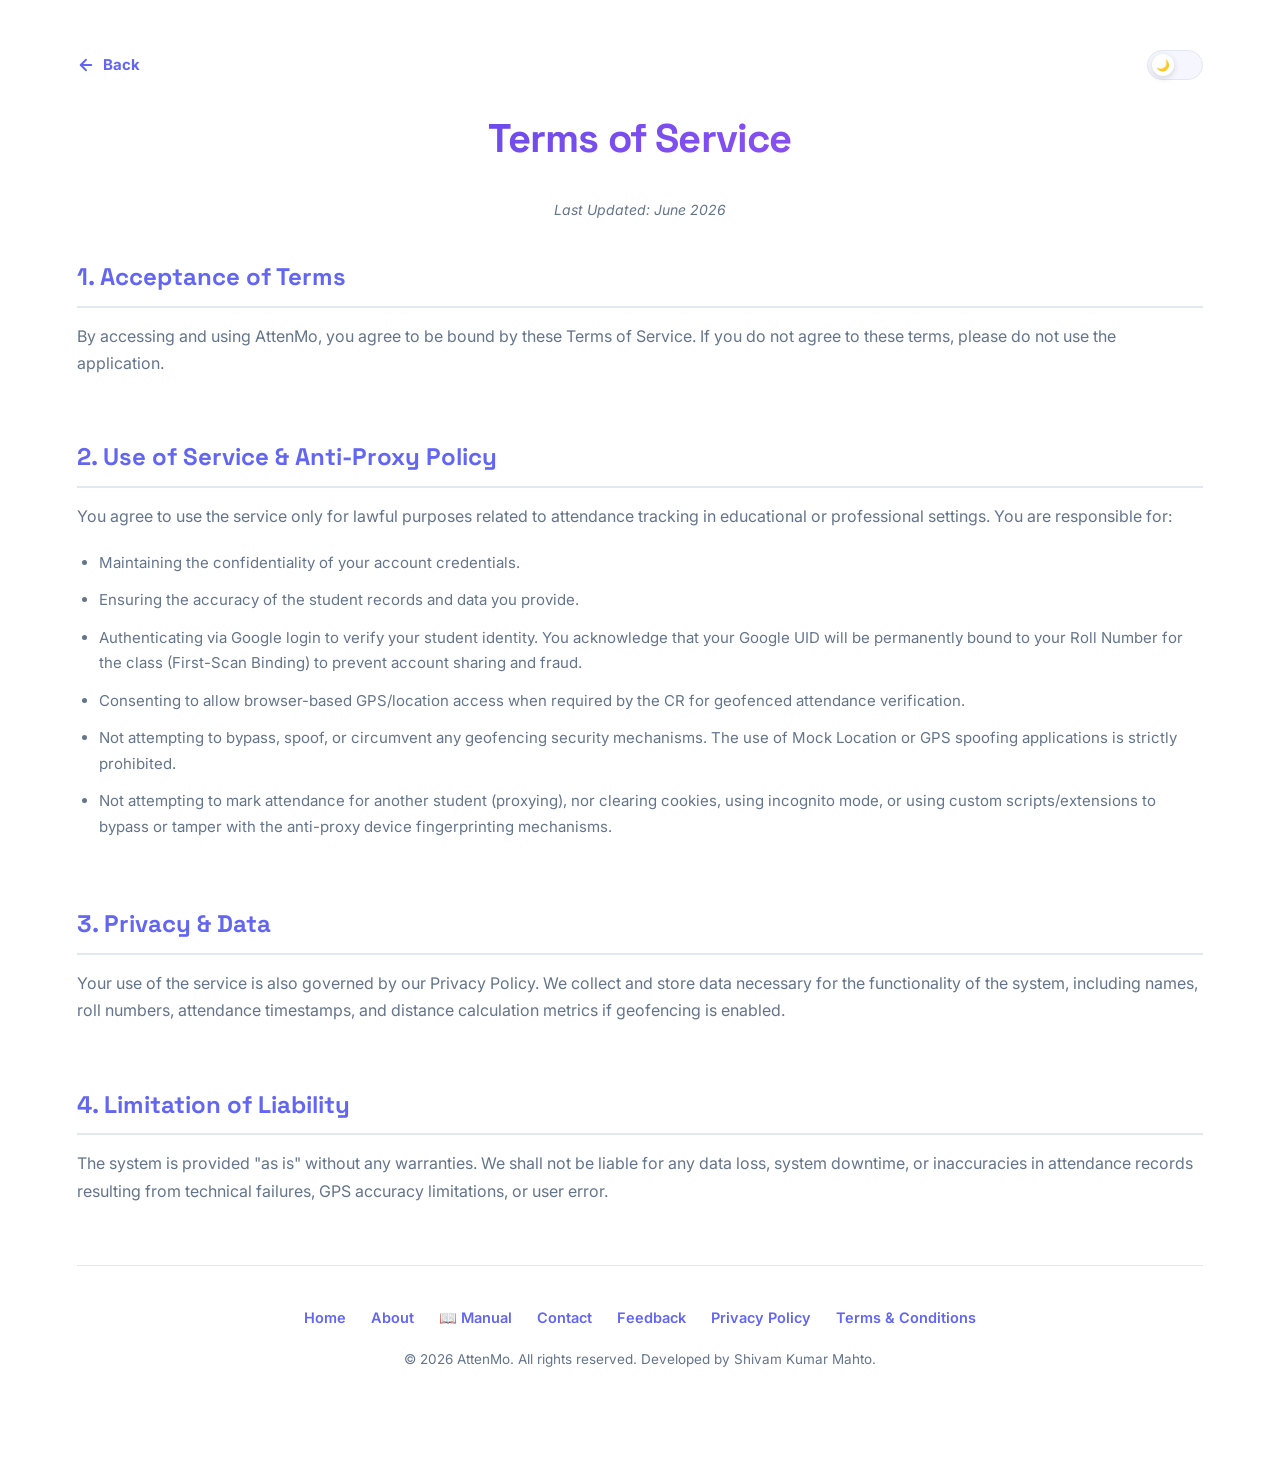
<file: public/terms.html>
<!DOCTYPE html>
<html lang="en">

<head>
    <meta charset="UTF-8">
    <meta name="viewport" content="width=device-width, initial-scale=1.0">
    <meta name="description"
        content="Terms of Service for AttenMo — read our guidelines, usage agreement, and anti-cheat policies.">
    <title>Terms of Service | AttenMo</title>
    <!-- Open Graph -->
    <meta property="og:type" content="website">
    <meta property="og:title" content="Terms of Service | AttenMo">
    <meta property="og:description"
        content="Read AttenMo's terms of service — usage guidelines, anti-proxy policy, and data agreement.">
    <meta property="og:image" content="https://attenmo.web.app/icon-512.png">
    <meta property="og:url" content="https://attenmo.web.app/terms.html">
    <meta name="twitter:card" content="summary">
    <meta name="twitter:title" content="Terms of Service | AttenMo">
    <meta name="twitter:image" content="https://attenmo.web.app/icon-512.png">
    <link rel="icon" type="image/png" href="logo-opt.png">
    <link rel="stylesheet" href="assets/css/subpages.css">
    <script src="assets/js/theme.js" defer></script>
</head>

<body>
    <script>
        (function () {
            var pref = localStorage.getItem('themePreference');
            var isDark = false;
            if (pref === 'dark') {
                isDark = true;
            } else if (pref === 'light') {
                isDark = false;
            } else if (pref === 'default') {
                isDark = window.matchMedia && window.matchMedia('(prefers-color-scheme: dark)').matches;
            } else {
                // Migration path from legacy darkMode key
                var saved = localStorage.getItem('darkMode');
                if (saved !== null) {
                    isDark = saved === 'true';
                    localStorage.setItem('themePreference', isDark ? 'dark' : 'light');
                } else {
                    isDark = window.matchMedia && window.matchMedia('(prefers-color-scheme: dark)').matches;
                    localStorage.setItem('themePreference', 'default');
                }
            }
            if (isDark) {
                document.body.classList.add('dark-mode');
            } else {
                document.body.classList.remove('dark-mode');
            }
        })();
    </script>
    <div class="container">
        <div class="subpage-header">
            <a href="#" class="back-home" onclick="goBack(); return false;">
                <svg width="18" height="18" viewBox="0 0 24 24" fill="none" stroke="currentColor" stroke-width="2.5"
                    stroke-linecap="round" stroke-linejoin="round">
                    <line x1="19" y1="12" x2="5" y2="12" />
                    <polyline points="12 19 5 12 12 5" />
                </svg>
                Back
            </a>
            <button id="theme-toggle-btn" onclick="toggleDarkMode()" aria-label="Toggle Dark Mode"></button>
        </div>

        <h1>Terms of Service</h1>
        <p class="update-date">Last Updated: June 2026</p>

        <section>
            <h2>1. Acceptance of Terms</h2>
            <p>By accessing and using AttenMo, you agree to be bound by these Terms of Service. If you do not agree to
                these terms, please do not use the application.</p>
        </section>

        <section>
            <h2>2. Use of Service &amp; Anti-Proxy Policy</h2>
            <p>You agree to use the service only for lawful purposes related to attendance tracking in educational or
                professional settings. You are responsible for:</p>
            <ul>
                <li>Maintaining the confidentiality of your account credentials.</li>
                <li>Ensuring the accuracy of the student records and data you provide.</li>
                <li>Authenticating via Google login to verify your student identity. You acknowledge that your Google
                    UID will be permanently bound to your Roll Number for the class (First-Scan Binding) to prevent
                    account sharing and fraud.</li>
                <li>Consenting to allow browser-based GPS/location access when required by the CR for geofenced
                    attendance verification.</li>
                <li>Not attempting to bypass, spoof, or circumvent any geofencing security mechanisms. The use of Mock
                    Location or GPS spoofing applications is strictly prohibited.</li>
                <li>Not attempting to mark attendance for another student (proxying), nor clearing cookies, using
                    incognito mode, or using custom scripts/extensions to bypass or tamper with the anti-proxy device
                    fingerprinting mechanisms.</li>
            </ul>
        </section>

        <section>
            <h2>3. Privacy &amp; Data</h2>
            <p>Your use of the service is also governed by our Privacy Policy. We collect and store data necessary for
                the functionality of the system, including names, roll numbers, attendance timestamps, and distance
                calculation metrics if geofencing is enabled.</p>
        </section>

        <section>
            <h2>4. Limitation of Liability</h2>
            <p>The system is provided "as is" without any warranties. We shall not be liable for any data loss, system
                downtime, or inaccuracies in attendance records resulting from technical failures, GPS accuracy
                limitations, or user error.</p>
        </section>

        <footer>
            <div class="footer-links">
                <a href="index.html">Home</a>
                <a href="about.html">About</a>
                <a href="manual.html" target="_blank">📖 Manual</a>
                <a href="contact.html">Contact</a>
                <a href="feedback.html">Feedback</a>
                <a href="privacy-policy.html">Privacy Policy</a>
                <a href="terms.html" class="active">Terms &amp; Conditions</a>
            </div>
            <p class="footer-copyright">&copy; 2026 AttenMo. All rights reserved. Developed by Shivam Kumar Mahto.</p>
        </footer>
    </div>
    <script>
        function goBack() {
            var ref = document.referrer;
            if (ref && ref.includes('app.html')) {
                window.location.href = 'app.html';
            } else if (ref && ref !== window.location.href) {
                window.history.back();
            } else {
                window.location.href = 'index.html';
            }
        }
    </script>
</body>

</html>
</file>
<file: public/assets/css/subpages.css>
@import url('https://fonts.googleapis.com/css2?family=Inter:wght@400;500;600;700;800&family=Space+Grotesk:wght@500;600;700;800&display=swap');

:root {
    --primary: #4f46e5;
    --primary-light: #6366f1;
    --primary-dark: #4338ca;
    --bg: #f8fafc;
    --bg-gradient: none;
    --card-bg: #ffffff;
    --text: #0f172a;
    --text-muted: #64748b;
    --border: #e2e8f0;
    --shadow: 0 1px 3px 0 rgba(0, 0, 0, 0.05), 0 1px 2px 0 rgba(0, 0, 0, 0.03), 0 4px 6px -1px rgba(0, 0, 0, 0.02);
}

body.dark-mode {
    --bg: #090d16;
    --bg-gradient: none;
    --card-bg: #0f172a;
    --text: #f8fafc;
    --text-muted: #94a3b8;
    --border: #1e293b;
    --shadow: 0 10px 30px -10px rgba(0, 0, 0, 0.5);
}

* {
    margin: 0;
    padding: 0;
    box-sizing: border-box;
    -webkit-tap-highlight-color: transparent;
}

button:focus,
a:focus,
input[type="button"]:focus,
input[type="submit"]:focus,
input[type="reset"]:focus {
    outline: none !important;
    box-shadow: none !important;
}

body {
    font-family: 'Inter', -apple-system, BlinkMacSystemFont, sans-serif;
    background: var(--card-bg);
    color: var(--text);
    min-height: 100vh;
    padding: 0;
    margin: 0;
    /* No body transition — prevents full-page repaint lag on theme toggle */
    line-height: 1.7;
    display: flex;
    flex-direction: column;
    width: 100%;
}

.container {
    width: 100%;
    max-width: 100%;
    margin: 0;
    background: var(--card-bg);
    border-radius: 0;
    padding: clamp(24px, 4vw, 50px) clamp(20px, 6vw, 80px);
    box-shadow: none;
    border: none;
    transition: border-color 0.25s, box-shadow 0.25s;
    min-height: 100vh;
    display: flex;
    flex-direction: column;
    box-sizing: border-box;
}

/* Header layout inside subpages */
.subpage-header {
    display: flex;
    justify-content: space-between;
    align-items: center;
    margin-bottom: 25px;
    width: 100%;
    flex-wrap: wrap;
    gap: 15px;
}

.back-home {
    display: inline-flex;
    align-items: center;
    gap: 8px;
    color: var(--primary-light);
    text-decoration: none;
    font-weight: 700;
    font-size: 15px;
    transition: all 0.2s ease;
}

.back-home svg {
    transition: transform 0.2s ease;
}

.back-home:hover {
    color: var(--primary);
}

.back-home:hover svg {
    transform: translateX(-4px);
}

/* Instant theme switch — suppress transitions for 2 frames to eliminate repaint lag */
body.theme-switching *,
body.theme-switching *::before,
body.theme-switching *::after {
    transition: none !important;
}

#theme-toggle-btn {
    position: relative;
    width: 56px;
    height: 30px;
    border-radius: 15px;
    border: 1px solid var(--border);
    background: rgba(99, 102, 241, 0.06);
    cursor: pointer;
    transition: background 0.3s ease, border-color 0.3s ease, box-shadow 0.3s ease;
    display: inline-flex;
    align-items: center;
    padding: 0;
    outline: none;
}

/* Slide knob using ::after */
#theme-toggle-btn::after {
    content: '🌙';
    position: absolute;
    top: 3px;
    left: 4px;
    width: 22px;
    height: 22px;
    border-radius: 50%;
    background: #ffffff;
    box-shadow: 0 2px 6px rgba(0, 0, 0, 0.15);
    display: flex;
    align-items: center;
    justify-content: center;
    font-size: 11px;
    transition: transform 0.3s cubic-bezier(0.4, 0, 0.2, 1), background-color 0.3s ease;
}

#theme-toggle-btn:hover {
    border-color: var(--primary-light);
    box-shadow: 0 4px 12px rgba(99, 102, 241, 0.1);
}

body.dark-mode #theme-toggle-btn {
    background: rgba(123, 116, 255, 0.2);
    border-color: var(--primary-light);
}

body.dark-mode #theme-toggle-btn::after {
    content: '☀️';
    transform: translateX(24px);
    background: #090d16;
    box-shadow: 0 2px 6px rgba(0, 0, 0, 0.5);
}

/* Typography styles */
h1 {
    background: linear-gradient(135deg, var(--primary) 0%, #a855f7 100%);
    -webkit-background-clip: text;
    background-clip: text;
    -webkit-text-fill-color: transparent;
    font-family: 'Space Grotesk', sans-serif;
    font-size: 40px;
    margin-bottom: 25px;
    font-weight: 800;
    text-align: center;
    letter-spacing: -0.02em;
}

h2 {
    font-family: 'Space Grotesk', sans-serif;
    font-size: 24px;
    margin-bottom: 15px;
    color: var(--primary-light);
    font-weight: 700;
}

p {
    margin-bottom: 20px;
    color: var(--text-muted);
    font-size: 16px;
}

.update-date {
    text-align: center;
    color: var(--text-muted);
    margin-bottom: 35px;
    font-size: 14px;
    font-style: italic;
}

section {
    margin-bottom: 40px;
}

section h2 {
    border-bottom: 2px solid var(--border);
    padding-bottom: 8px;
}

ul {
    margin-left: 22px;
    margin-bottom: 25px;
}

li {
    margin-bottom: 12px;
    color: var(--text-muted);
    font-size: 15px;
}

/* Feature Grid */
.feature-grid {
    display: grid;
    grid-template-columns: repeat(auto-fit, minmax(260px, 1fr));
    gap: 20px;
    margin: 35px 0;
}

.feature-item {
    background: rgba(99, 102, 241, 0.02);
    padding: 24px;
    border-radius: 20px;
    border: 1px solid var(--border);
    transition: all 0.3s ease;
}

.feature-item:hover {
    transform: translateY(-4px);
    background: rgba(99, 102, 241, 0.05);
    border-color: var(--primary-light);
    box-shadow: var(--shadow);
}

.feature-title {
    font-weight: 700;
    color: var(--text);
    margin-bottom: 8px;
    font-size: 16px;
    display: flex;
    align-items: center;
    gap: 8px;
}

/* Contact support styles */
.contact-grid {
    display: grid;
    grid-template-columns: repeat(auto-fit, minmax(200px, 1fr));
    gap: 20px;
    margin-bottom: 45px;
}

.contact-card {
    background: rgba(99, 102, 241, 0.02);
    border: 1px solid var(--border);
    padding: 24px;
    border-radius: 20px;
    text-align: center;
    transition: all 0.3s ease;
    display: block;
    text-decoration: none;
}

.contact-card:hover {
    transform: translateY(-4px);
    background: rgba(99, 102, 241, 0.05);
    border-color: var(--primary-light);
    box-shadow: var(--shadow);
}

.card-icon {
    font-size: 32px;
    margin-bottom: 12px;
    display: block;
}

.card-title {
    font-weight: 700;
    margin-bottom: 6px;
    color: var(--text);
    font-size: 16px;
}

.card-link {
    color: var(--primary-light);
    text-decoration: none;
    font-weight: 600;
    font-size: 14px;
    word-break: break-all;
    transition: color 0.2s;
}

.contact-card:hover .card-link {
    color: var(--primary);
}

.faq-section {
    margin-top: 50px;
}

.section-title {
    font-family: 'Space Grotesk', sans-serif;
    font-size: 26px;
    font-weight: 800;
    margin-bottom: 25px;
    color: var(--text);
    text-align: center;
}

.subtitle {
    text-align: center;
    color: var(--text-muted);
    margin-bottom: 35px;
    font-size: 17px;
}

/* Iframe / Feedback elements */
.logo-wrapper {
    display: flex;
    justify-content: center;
    margin-bottom: 15px;
}

.feedback-logo {
    width: 60px;
    height: 60px;
    filter: drop-shadow(0 4px 12px rgba(99, 102, 241, 0.2));
    transition: all 0.3s cubic-bezier(0.4, 0, 0.2, 1);
}

.feedback-logo:hover {
    transform: scale(1.1) rotate(5deg);
    filter: drop-shadow(0 6px 20px rgba(168, 85, 247, 0.4));
}

.iframe-container {
    position: relative;
    width: 100%;
    height: 700px;
    border-radius: 20px;
    overflow: hidden;
    border: 1px solid var(--border);
    background: var(--bg);
}

.iframe-container iframe {
    width: 100%;
    height: 100%;
    border: none;
}

/* Chat Widget Container & Internals */
.chat-container {
    border: 1px solid var(--border);
    border-radius: 20px;
    overflow: hidden;
    display: flex;
    flex-direction: column;
    height: 480px;
    position: relative;
    background: var(--card-bg);
    transition: all 0.3s cubic-bezier(0.4, 0, 0.2, 1);
}

.chat-container.fullscreen {
    position: fixed;
    top: 0;
    left: 0;
    width: 100vw;
    height: 100vh;
    border-radius: 0;
    border: none;
    z-index: 10000;
    backdrop-filter: blur(16px);
    -webkit-backdrop-filter: blur(16px);
}

body.chat-fullscreen-active .container {
    backdrop-filter: none !important;
    -webkit-backdrop-filter: none !important;
}

.chat-header {
    display: flex;
    justify-content: space-between;
    align-items: center;
    padding: 14px 20px;
    background: rgba(99, 102, 241, 0.04);
    border-bottom: 1px solid var(--border);
    flex-shrink: 0;
}

.chat-header-title {
    display: flex;
    align-items: center;
    gap: 8px;
    font-weight: 700;
    font-size: 15px;
    color: var(--text);
}

.chat-header-dot {
    width: 8px;
    height: 8px;
    background-color: #10b981;
    border-radius: 50%;
    box-shadow: 0 0 8px rgba(16, 185, 129, 0.6);
    display: inline-block;
}

.chat-fullscreen-btn {
    background: none;
    border: none;
    color: var(--text-muted);
    cursor: pointer;
    padding: 6px;
    border-radius: 6px;
    display: flex;
    align-items: center;
    justify-content: center;
    transition: all 0.2s ease;
}

.chat-fullscreen-btn:hover {
    color: var(--text);
    background: rgba(99, 102, 241, 0.08);
}

.chat-fullscreen-btn svg {
    width: 18px;
    height: 18px;
}

.chat-messages {
    flex: 1;
    overflow-y: auto;
    padding: 20px;
    display: flex;
    flex-direction: column;
    gap: 14px;
    background: var(--bg);
    scroll-behavior: smooth;
}

.chat-messages::-webkit-scrollbar {
    width: 6px;
}

.chat-messages::-webkit-scrollbar-track {
    background: transparent;
}

.chat-messages::-webkit-scrollbar-thumb {
    background: var(--border);
    border-radius: 10px;
}

.chat-bubble {
    max-width: 85%;
    padding: 12px 16px;
    border-radius: 18px;
    font-size: 14.5px;
    line-height: 1.6;
    word-break: break-word;
    animation: bubbleIn 0.25s ease;
}

@keyframes bubbleIn {
    from { opacity: 0; transform: translateY(8px); }
    to   { opacity: 1; transform: translateY(0); }
}

.chat-bubble.bot {
    background: var(--card-bg);
    border: 1px solid var(--border);
    border-bottom-left-radius: 4px;
    align-self: flex-start;
    color: var(--text);
}

.chat-bubble.user {
    background: linear-gradient(135deg, var(--primary), #a855f7);
    color: #fff;
    border-bottom-right-radius: 4px;
    align-self: flex-end;
}

.typing-indicator {
    display: flex;
    gap: 5px;
    align-items: center;
    padding: 14px 18px;
    background: var(--card-bg);
    border: 1px solid var(--border);
    border-radius: 18px;
    border-bottom-left-radius: 4px;
    align-self: flex-start;
}

.typing-indicator span {
    width: 7px;
    height: 7px;
    background: var(--primary-light);
    border-radius: 50%;
    animation: typing 1.2s infinite;
}

.typing-indicator span:nth-child(2) { animation-delay: 0.2s; }
.typing-indicator span:nth-child(3) { animation-delay: 0.4s; }

@keyframes typing {
    0%, 60%, 100% { transform: translateY(0); opacity: 0.4; }
    30% { transform: translateY(-6px); opacity: 1; }
}

/* Chat Input Area */
.chat-input-area {
    padding: 14px 16px;
    border-top: 1px solid var(--border);
    display: flex;
    gap: 10px;
    align-items: flex-end;
    background: var(--card-bg);
}

.chat-input {
    flex: 1;
    border: 1px solid var(--border);
    border-radius: 16px;
    padding: 10px 14px;
    font-size: 14px;
    font-family: inherit;
    background: var(--bg);
    color: var(--text);
    resize: none;
    outline: none;
    min-height: 42px;
    max-height: 120px;
    transition: border-color 0.2s;
    line-height: 1.5;
}

.chat-input:focus {
    border-color: var(--primary);
}

.chat-input::placeholder {
    color: var(--text-muted);
}

.chat-send-btn {
    width: 42px;
    height: 42px;
    border-radius: 50%;
    background: linear-gradient(135deg, var(--primary), #a855f7);
    border: none;
    cursor: pointer;
    display: flex;
    align-items: center;
    justify-content: center;
    transition: opacity 0.2s, transform 0.15s;
    flex-shrink: 0;
}

.chat-send-btn:hover {
    opacity: 0.85;
    transform: scale(1.05);
}

.chat-send-btn:disabled {
    opacity: 0.4;
    cursor: not-allowed;
    transform: none;
}

.chat-send-btn svg {
    width: 18px;
    height: 18px;
    fill: none;
    stroke: #fff;
    stroke-width: 2;
    stroke-linecap: round;
    stroke-linejoin: round;
}

.chat-attach-btn {
    width: 42px;
    height: 42px;
    border-radius: 50%;
    background: var(--bg);
    border: 1px solid var(--border);
    cursor: pointer;
    display: flex;
    align-items: center;
    justify-content: center;
    transition: all 0.2s;
    flex-shrink: 0;
    color: var(--text-muted);
}

.chat-attach-btn:hover {
    background: var(--border);
    color: var(--text);
}

.chat-attach-btn svg {
    width: 18px;
    height: 18px;
}

.chat-attachment-preview {
    display: none;
    align-items: center;
    gap: 12px;
    padding: 8px 16px;
    background: var(--bg);
    border-top: 1px solid var(--border);
    position: relative;
}

.preview-thumbnail-container {
    width: 40px;
    height: 40px;
    border-radius: 8px;
    overflow: hidden;
    border: 1px solid var(--border);
    background: #fff;
    flex-shrink: 0;
}

.preview-thumbnail-container img {
    width: 100%;
    height: 100%;
    object-fit: cover;
}

.preview-details {
    flex: 1;
    min-width: 0;
    text-align: left;
}

#preview-name {
    font-size: 12px;
    font-weight: 600;
    color: var(--text);
    white-space: nowrap;
    overflow: hidden;
    text-overflow: ellipsis;
}

.preview-status {
    font-size: 10px;
    color: var(--primary);
    font-weight: 500;
}

.cancel-attachment-btn {
    background: none;
    border: none;
    font-size: 20px;
    color: var(--text-muted);
    cursor: pointer;
    padding: 4px 8px;
    border-radius: 4px;
    line-height: 1;
}

.cancel-attachment-btn:hover {
    color: #ef4444;
    background: rgba(239, 68, 68, 0.05);
}

.chat-bubble img {
    max-width: 100%;
    max-height: 200px;
    border-radius: 10px;
    margin-top: 8px;
    cursor: pointer;
    display: block;
    border: 1px solid rgba(0, 0, 0, 0.1);
    transition: transform 0.2s;
}

.chat-bubble img:hover {
    transform: scale(1.02);
}

.chat-bubble-attachment-name {
    font-size: 10px;
    margin-top: 4px;
    display: flex;
    align-items: center;
    gap: 4px;
    color: inherit;
    opacity: 0.8;
    font-family: monospace;
}

.chat-suggestions {
    display: flex;
    gap: 8px;
    padding: 10px 16px;
    overflow-x: auto;
    background: var(--bg);
    border-top: 1px solid var(--border);
    scrollbar-width: none;
    flex-shrink: 0;
}

.chat-suggestions::-webkit-scrollbar {
    display: none;
}

.suggestion-chip {
    background: var(--border);
    color: var(--text);
    border: 1px solid transparent;
    padding: 6px 12px;
    border-radius: 16px;
    font-size: 12px;
    white-space: nowrap;
    cursor: pointer;
    transition: all 0.2s ease;
    font-weight: 500;
}

.suggestion-chip:hover {
    background: rgba(99, 102, 241, 0.1);
    border-color: var(--primary);
    color: var(--primary);
}

/* Lightbox for Zoomed Images */
.lightbox-overlay {
    position: fixed;
    top: 0;
    left: 0;
    width: 100%;
    height: 100%;
    background: rgba(0, 0, 0, 0.85);
    z-index: 10001;
    display: flex;
    justify-content: center;
    align-items: center;
    opacity: 0;
    pointer-events: none;
    transition: opacity 0.3s ease;
}

.lightbox-overlay.open {
    opacity: 1;
    pointer-events: auto;
}

.lightbox-image {
    max-width: 90%;
    max-height: 85vh;
    border-radius: 12px;
    box-shadow: 0 25px 50px -12px rgba(0, 0, 0, 0.5);
    border: 2px solid rgba(255, 255, 255, 0.1);
}

.lightbox-close {
    position: absolute;
    top: 20px;
    right: 20px;
    background: rgba(255, 255, 255, 0.1);
    border: 1px solid rgba(255, 255, 255, 0.2);
    color: #fff;
    font-size: 24px;
    width: 44px;
    height: 44px;
    border-radius: 50%;
    cursor: pointer;
    display: flex;
    align-items: center;
    justify-content: center;
    transition: background 0.2s;
}

.lightbox-close:hover {
    background: rgba(255, 255, 255, 0.25);
}

.toast {
    position: fixed;
    bottom: 30px;
    left: 50%;
    transform: translateX(-50%) translateY(100px);
    background: #10b981;
    color: #ffffff;
    padding: 12px 30px;
    border-radius: 50px;
    font-weight: 600;
    box-shadow: 0 10px 30px rgba(16, 185, 129, 0.3);
    z-index: 9999;
    transition: all 0.4s cubic-bezier(0.175, 0.885, 0.32, 1.275);
    opacity: 0;
    pointer-events: none;
    display: flex;
    align-items: center;
    gap: 10px;
}

.toast.show {
    transform: translateX(-50%) translateY(0);
    opacity: 1;
}

/* Modal Overlay */
.modal-overlay {
    position: fixed;
    top: 0;
    left: 0;
    width: 100%;
    height: 100%;
    background: rgba(15, 23, 42, 0.6);
    backdrop-filter: blur(8px);
    -webkit-backdrop-filter: blur(8px);
    z-index: 10000;
    display: flex;
    justify-content: center;
    align-items: center;
    opacity: 0;
    pointer-events: none;
    transition: opacity 0.3s ease;
}

.modal-overlay.open {
    opacity: 1;
    pointer-events: auto;
}

/* Modal Content Container */
.modal-container {
    width: 90%;
    max-width: 550px;
    height: 80vh;
    max-height: 700px;
    background: var(--card-bg);
    border: 1px solid var(--border);
    border-radius: 16px;
    box-shadow: var(--shadow);
    display: flex;
    flex-direction: column;
    overflow: hidden;
    transform: scale(0.95) translateY(10px);
    transition: transform 0.3s cubic-bezier(0.16, 1, 0.3, 1);
}

.modal-overlay.open .modal-container {
    transform: scale(1) translateY(0);
}

/* Modal Header */
.modal-header {
    padding: 16px 24px;
    border-bottom: 1px solid var(--border);
    display: flex;
    justify-content: space-between;
    align-items: center;
    background: rgba(99, 102, 241, 0.03);
}

.modal-header-title {
    display: flex;
    align-items: center;
    gap: 10px;
    font-weight: 700;
    font-size: 18px;
    color: var(--text);
}

.modal-header-status {
    width: 8px;
    height: 8px;
    background: #10b981;
    border-radius: 50%;
    box-shadow: 0 0 10px #10b981;
    display: inline-block;
}

.modal-close-btn {
    background: none;
    border: none;
    font-size: 28px;
    font-weight: 300;
    color: var(--text-muted);
    cursor: pointer;
    transition: color 0.2s;
    line-height: 1;
}

.modal-close-btn:hover {
    color: var(--text);
}

/* Footer layout inside subpages */
footer {
    margin-top: auto;
    padding: 40px 20px 20px;
    border-top: 1px solid var(--border);
    text-align: center;
    width: 100%;
    max-width: 100%;
    margin-left: auto;
    margin-right: auto;
    transition: border-color 0.3s ease;
}

.footer-links {
    display: flex;
    justify-content: center;
    gap: 25px;
    margin-bottom: 18px;
    flex-wrap: wrap;
}

.footer-links a {
    color: var(--primary-light);
    text-decoration: none;
    font-weight: 600;
    font-size: 14.5px;
    transition: color 0.2s ease, transform 0.2s ease;
}

.footer-links a:hover {
    color: var(--primary);
}

.footer-copyright {
    color: var(--text-muted);
    font-size: 13.5px;
}

@media (max-width: 768px) {
    .container {
        padding: 30px 20px;
        border-radius: 0;
    }
    h1 {
        font-size: 32px;
    }
    .feature-grid {
        grid-template-columns: 1fr;
    }
    .contact-grid {
        grid-template-columns: 1fr;
    }
    .footer-links {
        gap: 15px 20px;
    }
}
</file>
